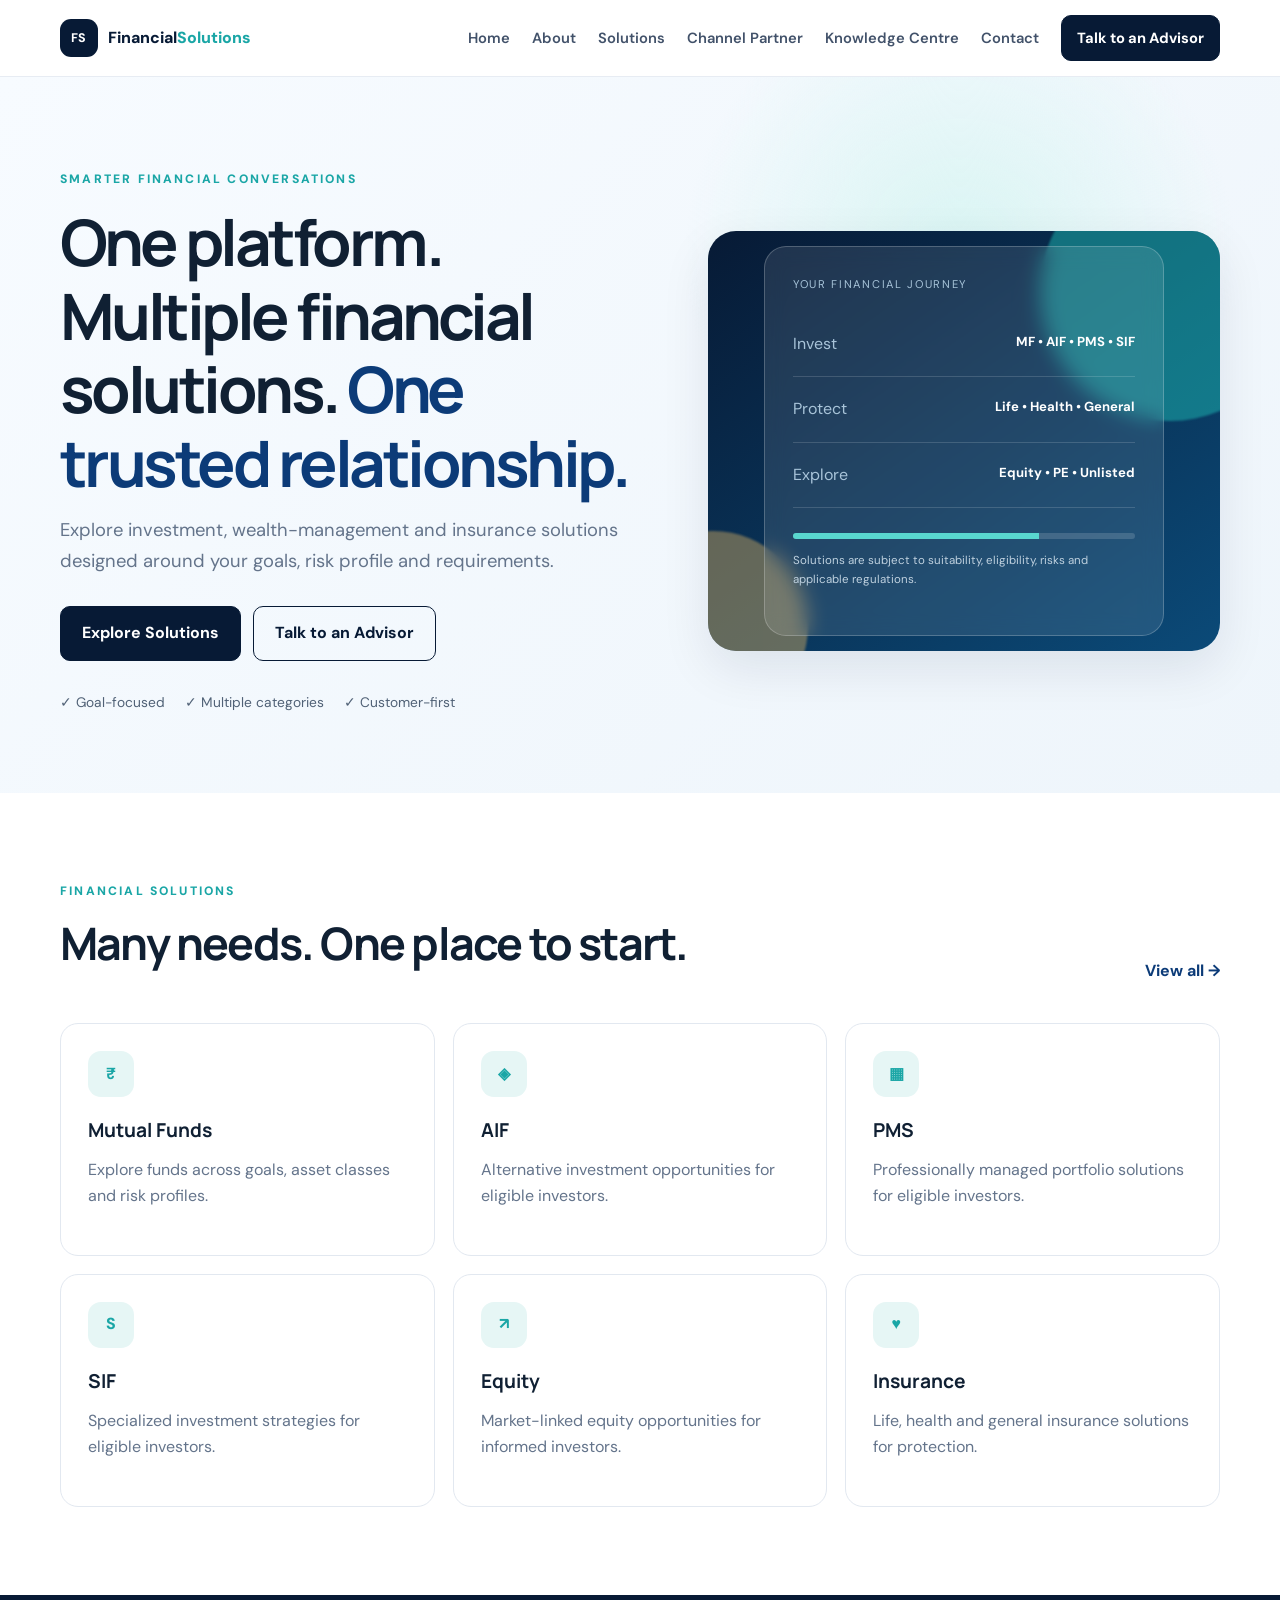
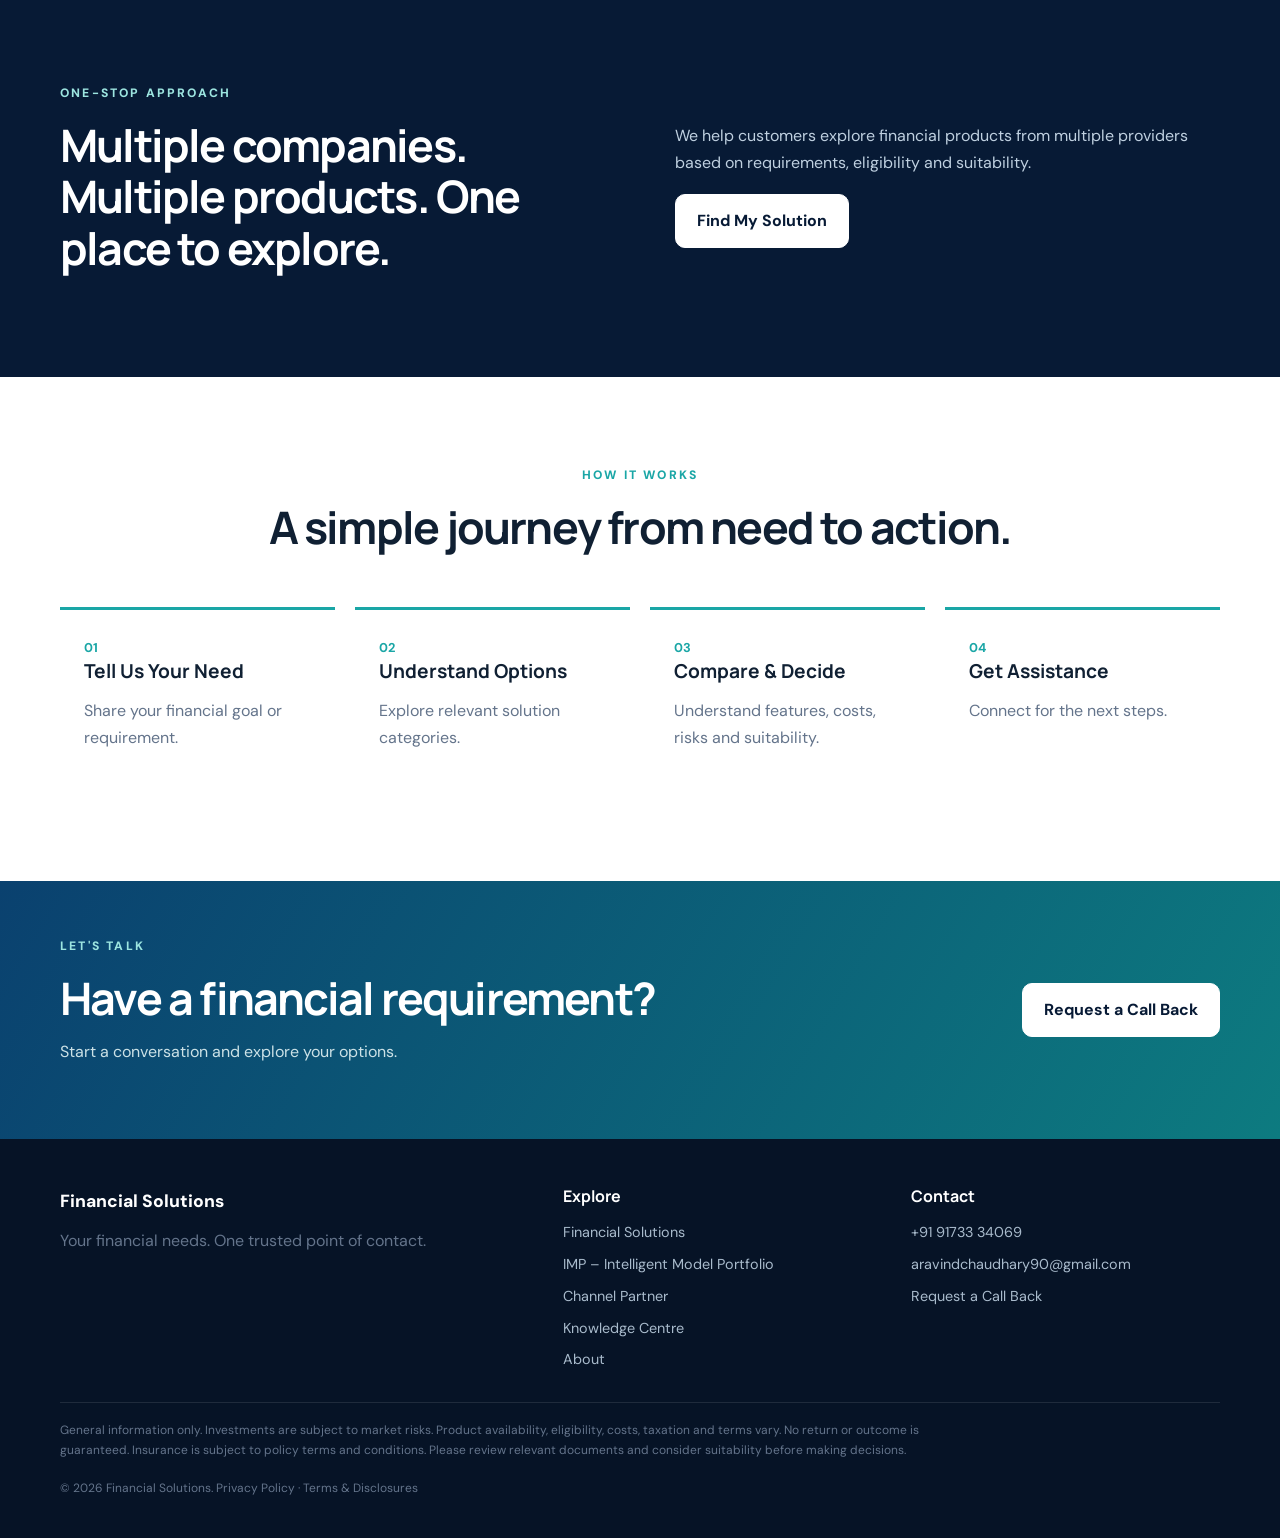
<file: index.html>
<!DOCTYPE html>
<html lang="en">
<head>
  <meta charset="UTF-8">
  <meta name="viewport" content="width=device-width, initial-scale=1.0">
  <meta name="description" content="Explore investment, wealth and insurance solutions and connect with Aravind Chaudhary.">
  <meta property="og:title" content="Financial Solutions | Aravind Chaudhary">
  <meta property="og:description" content="One platform for multiple financial solutions.">
  <title>Financial Solutions | Aravind Chaudhary</title>
  <link rel="stylesheet" href="style.css">
</head>
<body>
  <header class="site-header">
    <nav class="nav container">
      <a class="brand" href="index.html"><span class="brand-mark">FS</span><span>Financial<span>Solutions</span></span></a>
      <button class="menu-toggle" aria-label="Open menu">☰</button>
      <div class="nav-links">
        <a href="index.html">Home</a><a href="about.html">About</a>
        <a href="solutions.html">Solutions</a><a href="channel-partner.html">Channel Partner</a>
        <a href="knowledge-centre.html">Knowledge Centre</a><a href="contact.html">Contact</a>
        <a class="btn btn-small" href="contact.html">Talk to an Advisor</a>
      </div>
    </nav>
  </header>

  <main>
    <section class="hero">
      <div class="container hero-grid">
        <div>
          <p class="eyebrow">SMARTER FINANCIAL CONVERSATIONS</p>
          <h1>One platform. Multiple financial solutions. <span>One trusted relationship.</span></h1>
          <p class="hero-text">Explore investment, wealth-management and insurance solutions designed around your goals, risk profile and requirements.</p>
          <div class="actions">
            <a class="btn" href="solutions.html">Explore Solutions</a>
            <a class="btn btn-outline" href="contact.html">Talk to an Advisor</a>
          </div>
          <div class="trust-row"><span>✓ Goal-focused</span><span>✓ Multiple categories</span><span>✓ Customer-first</span></div>
        </div>
        <div class="hero-card">
          <div class="orb orb-one"></div><div class="orb orb-two"></div>
          <div class="dashboard">
            <p class="mini-label">YOUR FINANCIAL JOURNEY</p>
            <div class="dashboard-row"><span>Invest</span><strong>MF • AIF • PMS • SIF</strong></div>
            <div class="dashboard-row"><span>Protect</span><strong>Life • Health • General</strong></div>
            <div class="dashboard-row"><span>Explore</span><strong>Equity • PE • Unlisted</strong></div>
            <div class="progress"><i></i></div>
            <p class="small-note">Solutions are subject to suitability, eligibility, risks and applicable regulations.</p>
          </div>
        </div>
      </div>
    </section>

    <section class="section" id="solutions">
      <div class="container">
        <div class="section-head"><div><p class="eyebrow">FINANCIAL SOLUTIONS</p><h2>Many needs. One place to start.</h2></div><a class="text-link" href="solutions.html">View all →</a></div>
        <div class="card-grid">
          <article class="solution-card"><div class="icon">₹</div><h3>Mutual Funds</h3><p>Explore funds across goals, asset classes and risk profiles.</p></article>
          <article class="solution-card"><div class="icon">◈</div><h3>AIF</h3><p>Alternative investment opportunities for eligible investors.</p></article>
          <article class="solution-card"><div class="icon">▦</div><h3>PMS</h3><p>Professionally managed portfolio solutions for eligible investors.</p></article>
          <article class="solution-card"><div class="icon">S</div><h3>SIF</h3><p>Specialized investment strategies for eligible investors.</p></article>
          <article class="solution-card"><div class="icon">↗</div><h3>Equity</h3><p>Market-linked equity opportunities for informed investors.</p></article>
          <article class="solution-card"><div class="icon">♥</div><h3>Insurance</h3><p>Life, health and general insurance solutions for protection.</p></article>
        </div>
      </div>
    </section>

    <section class="section dark-section">
      <div class="container split">
        <div><p class="eyebrow light">ONE-STOP APPROACH</p><h2>Multiple companies. Multiple products. One place to explore.</h2></div>
        <div><p>We help customers explore financial products from multiple providers based on requirements, eligibility and suitability.</p><a class="btn btn-light" href="contact.html">Find My Solution</a></div>
      </div>
    </section>

    <section class="section">
      <div class="container">
        <div class="section-head centered"><div><p class="eyebrow">HOW IT WORKS</p><h2>A simple journey from need to action.</h2></div></div>
        <div class="steps">
          <div class="step"><b>01</b><h3>Tell Us Your Need</h3><p>Share your financial goal or requirement.</p></div>
          <div class="step"><b>02</b><h3>Understand Options</h3><p>Explore relevant solution categories.</p></div>
          <div class="step"><b>03</b><h3>Compare & Decide</h3><p>Understand features, costs, risks and suitability.</p></div>
          <div class="step"><b>04</b><h3>Get Assistance</h3><p>Connect for the next steps.</p></div>
        </div>
      </div>
    </section>

    <section class="cta-section"><div class="container cta"><div><p class="eyebrow light">LET'S TALK</p><h2>Have a financial requirement?</h2><p>Start a conversation and explore your options.</p></div><a class="btn btn-light" href="contact.html">Request a Call Back</a></div></section>
  </main>
  <footer id="footer"></footer>
  <script src="script.js"></script>
</body>
</html>
</file>
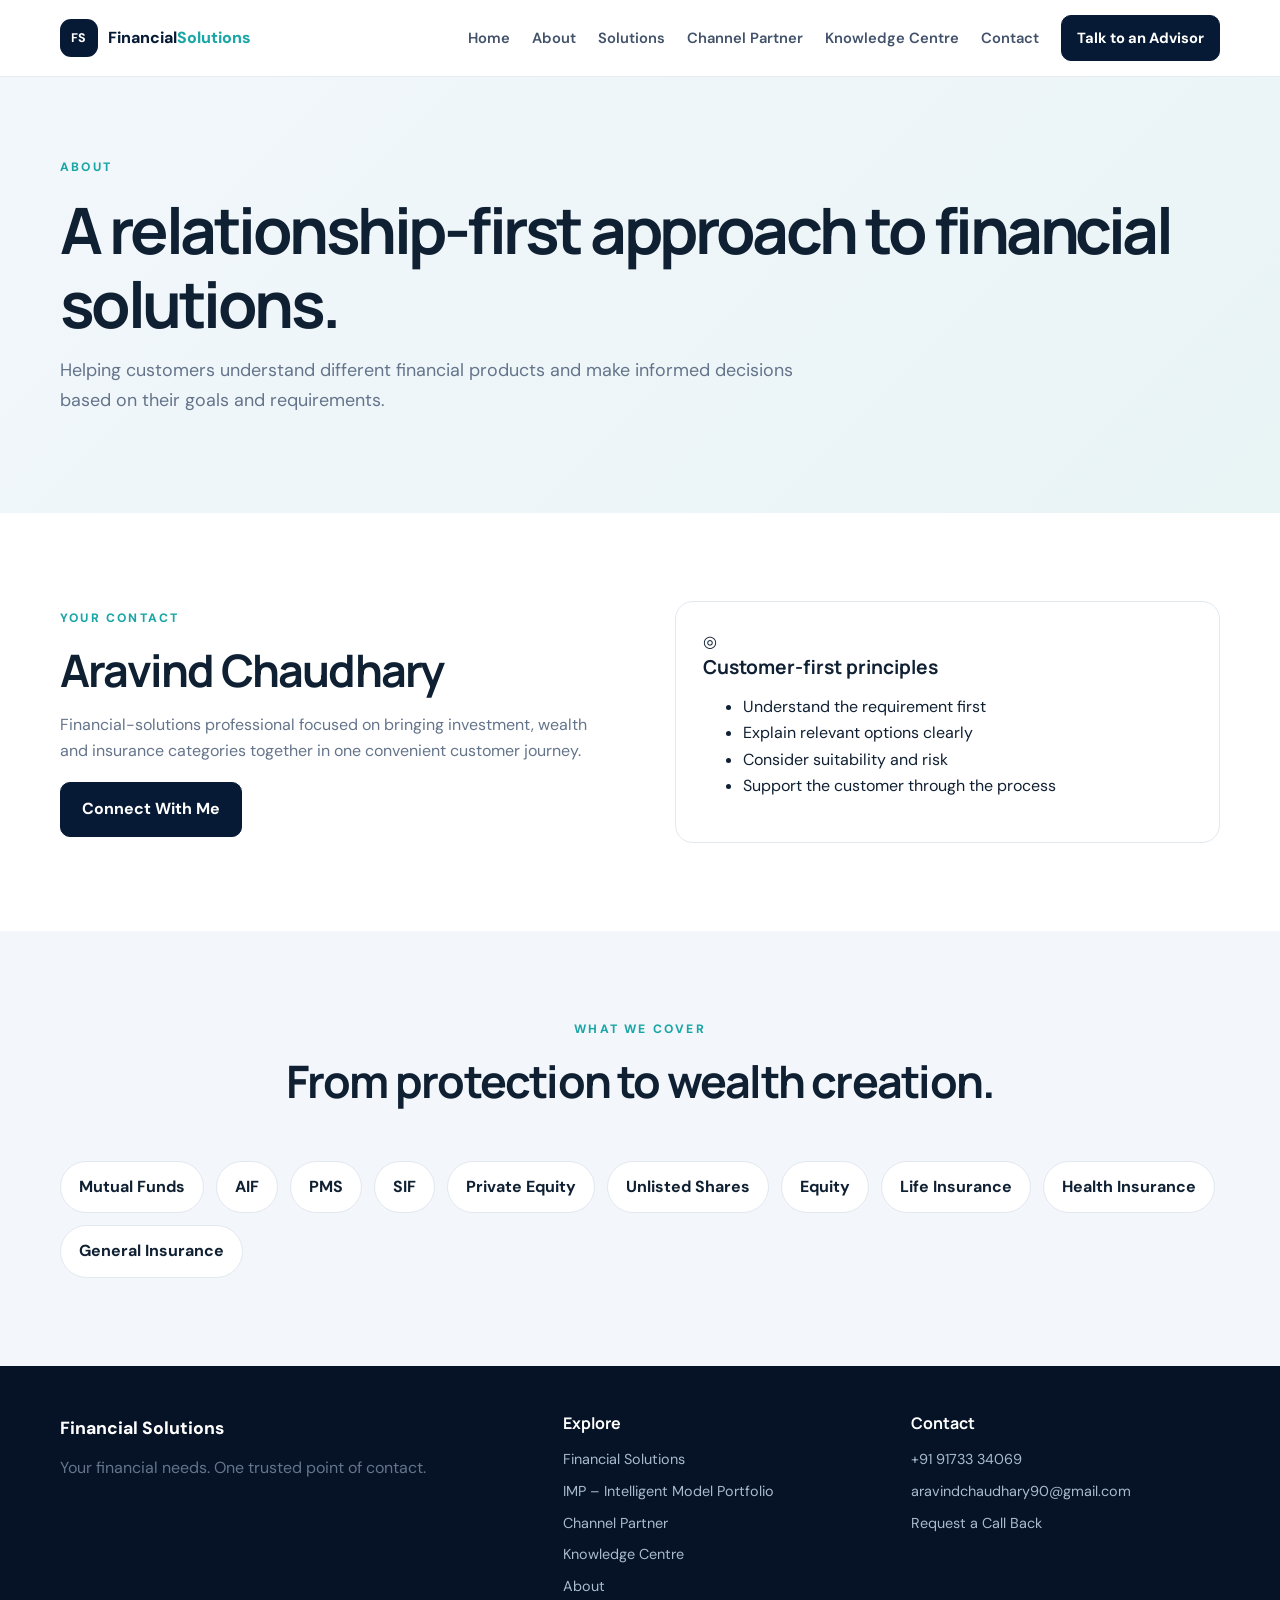
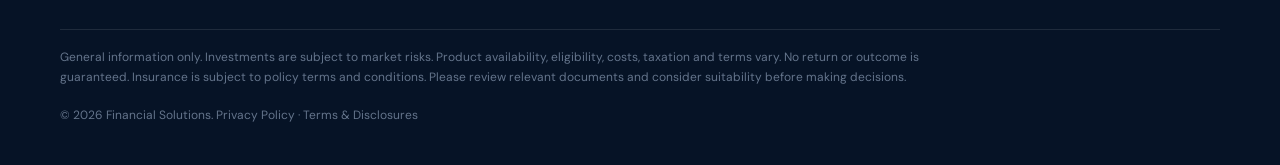
<file: about.html>
<!DOCTYPE html>
<html lang="en"><head><meta charset="UTF-8"><meta name="viewport" content="width=device-width, initial-scale=1.0"><meta name="description" content="About Aravind Chaudhary and the financial solutions approach."><title>About | Financial Solutions</title><link rel="stylesheet" href="style.css"></head>
<body><header class="site-header"><nav class="nav container"><a class="brand" href="index.html"><span class="brand-mark">FS</span><span>Financial<span>Solutions</span></span></a><button class="menu-toggle">☰</button><div class="nav-links"><a href="index.html">Home</a><a class="active" href="about.html">About</a><a href="solutions.html">Solutions</a><a href="channel-partner.html">Channel Partner</a><a href="knowledge-centre.html">Knowledge Centre</a><a href="contact.html">Contact</a><a class="btn btn-small" href="contact.html">Talk to an Advisor</a></div></nav></header>
<main><section class="page-hero"><div class="container"><p class="eyebrow">ABOUT</p><h1>A relationship-first approach to financial solutions.</h1><p>Helping customers understand different financial products and make informed decisions based on their goals and requirements.</p></div></section>
<section class="section"><div class="container split"><div><p class="eyebrow">YOUR CONTACT</p><h2>Aravind Chaudhary</h2><p>Financial-solutions professional focused on bringing investment, wealth and insurance categories together in one convenient customer journey.</p><a class="btn" href="contact.html">Connect With Me</a></div><div class="info-card"><div class="big-icon">◎</div><h3>Customer-first principles</h3><ul class="check-list"><li>Understand the requirement first</li><li>Explain relevant options clearly</li><li>Consider suitability and risk</li><li>Support the customer through the process</li></ul></div></div></section>
<section class="section soft"><div class="container"><div class="section-head centered"><div><p class="eyebrow">WHAT WE COVER</p><h2>From protection to wealth creation.</h2></div></div><div class="pill-list"><span>Mutual Funds</span><span>AIF</span><span>PMS</span><span>SIF</span><span>Private Equity</span><span>Unlisted Shares</span><span>Equity</span><span>Life Insurance</span><span>Health Insurance</span><span>General Insurance</span></div></div></section></main><footer id="footer"></footer><script src="script.js"></script></body></html>
</file>
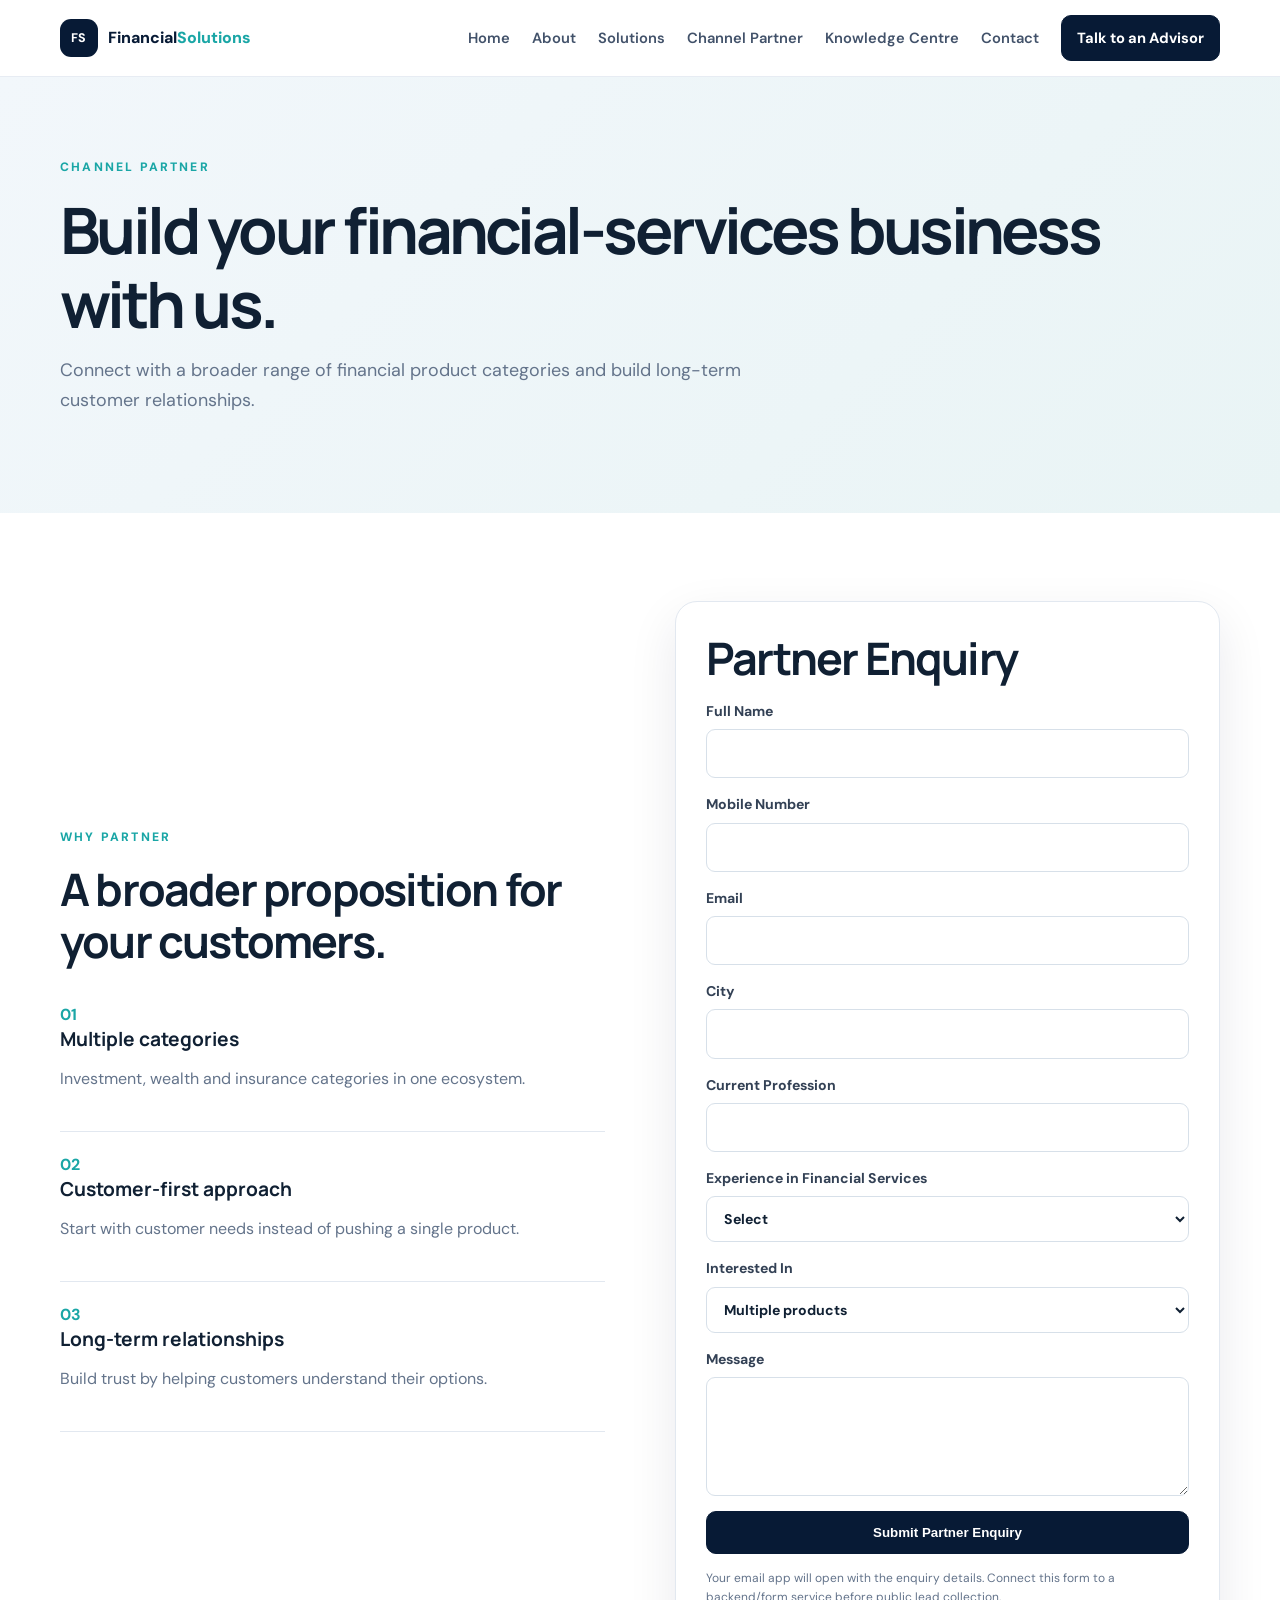
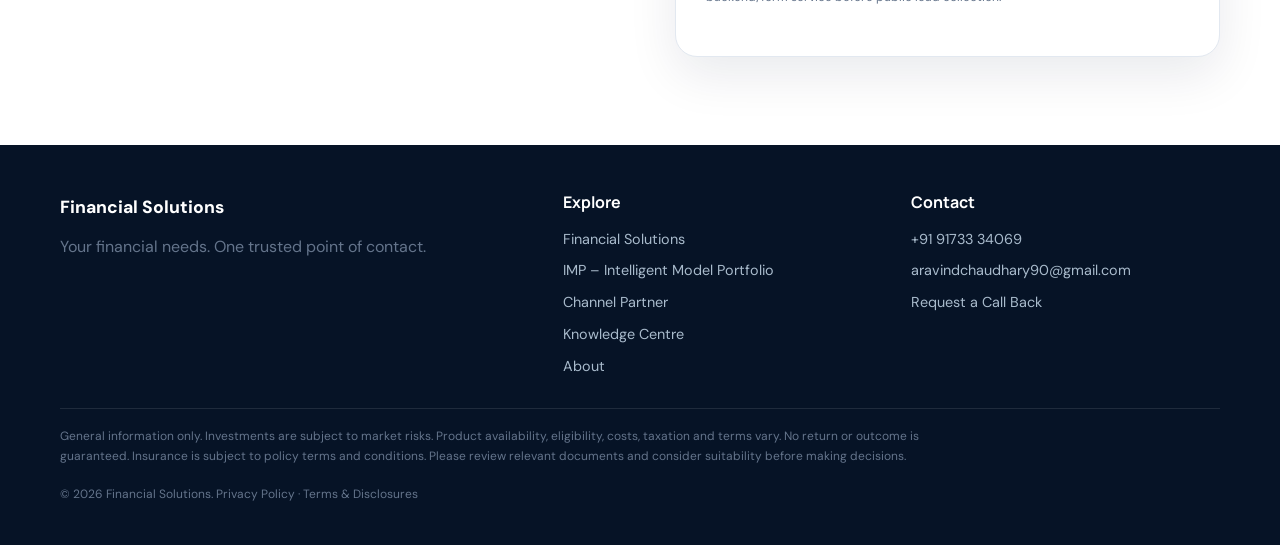
<file: channel-partner.html>
<!DOCTYPE html>
<html lang="en"><head><meta charset="UTF-8"><meta name="viewport" content="width=device-width, initial-scale=1.0"><meta name="description" content="Become a channel partner in financial services."><title>Channel Partner | Financial Solutions</title><link rel="stylesheet" href="style.css"></head>
<body><header class="site-header"><nav class="nav container"><a class="brand" href="index.html"><span class="brand-mark">FS</span><span>Financial<span>Solutions</span></span></a><button class="menu-toggle">☰</button><div class="nav-links"><a href="index.html">Home</a><a href="about.html">About</a><a href="solutions.html">Solutions</a><a class="active" href="channel-partner.html">Channel Partner</a><a href="knowledge-centre.html">Knowledge Centre</a><a href="contact.html">Contact</a><a class="btn btn-small" href="contact.html">Talk to an Advisor</a></div></nav></header>
<main><section class="page-hero"><div class="container"><p class="eyebrow">CHANNEL PARTNER</p><h1>Build your financial-services business with us.</h1><p>Connect with a broader range of financial product categories and build long-term customer relationships.</p></div></section>
<section class="section"><div class="container split"><div><p class="eyebrow">WHY PARTNER</p><h2>A broader proposition for your customers.</h2><div class="benefits"><div><b>01</b><h3>Multiple categories</h3><p>Investment, wealth and insurance categories in one ecosystem.</p></div><div><b>02</b><h3>Customer-first approach</h3><p>Start with customer needs instead of pushing a single product.</p></div><div><b>03</b><h3>Long-term relationships</h3><p>Build trust by helping customers understand their options.</p></div></div></div>
<div class="form-card"><h2>Partner Enquiry</h2><form data-form="partner"><label>Full Name<input name="name" required></label><label>Mobile Number<input name="mobile" type="tel" required></label><label>Email<input name="email" type="email" required></label><label>City<input name="city" required></label><label>Current Profession<input name="profession"></label><label>Experience in Financial Services<select name="experience"><option value="">Select</option><option>New to financial services</option><option>Less than 2 years</option><option>2–5 years</option><option>5+ years</option></select></label><label>Interested In<select name="interest"><option>Multiple products</option><option>Investments</option><option>Insurance</option><option>Wealth management</option></select></label><label>Message<textarea name="message" rows="4"></textarea></label><button class="btn" type="submit">Submit Partner Enquiry</button><p class="form-note">Your email app will open with the enquiry details. Connect this form to a backend/form service before public lead collection.</p></form></div></div></section></main><footer id="footer"></footer><script src="script.js"></script></body></html>
</file>
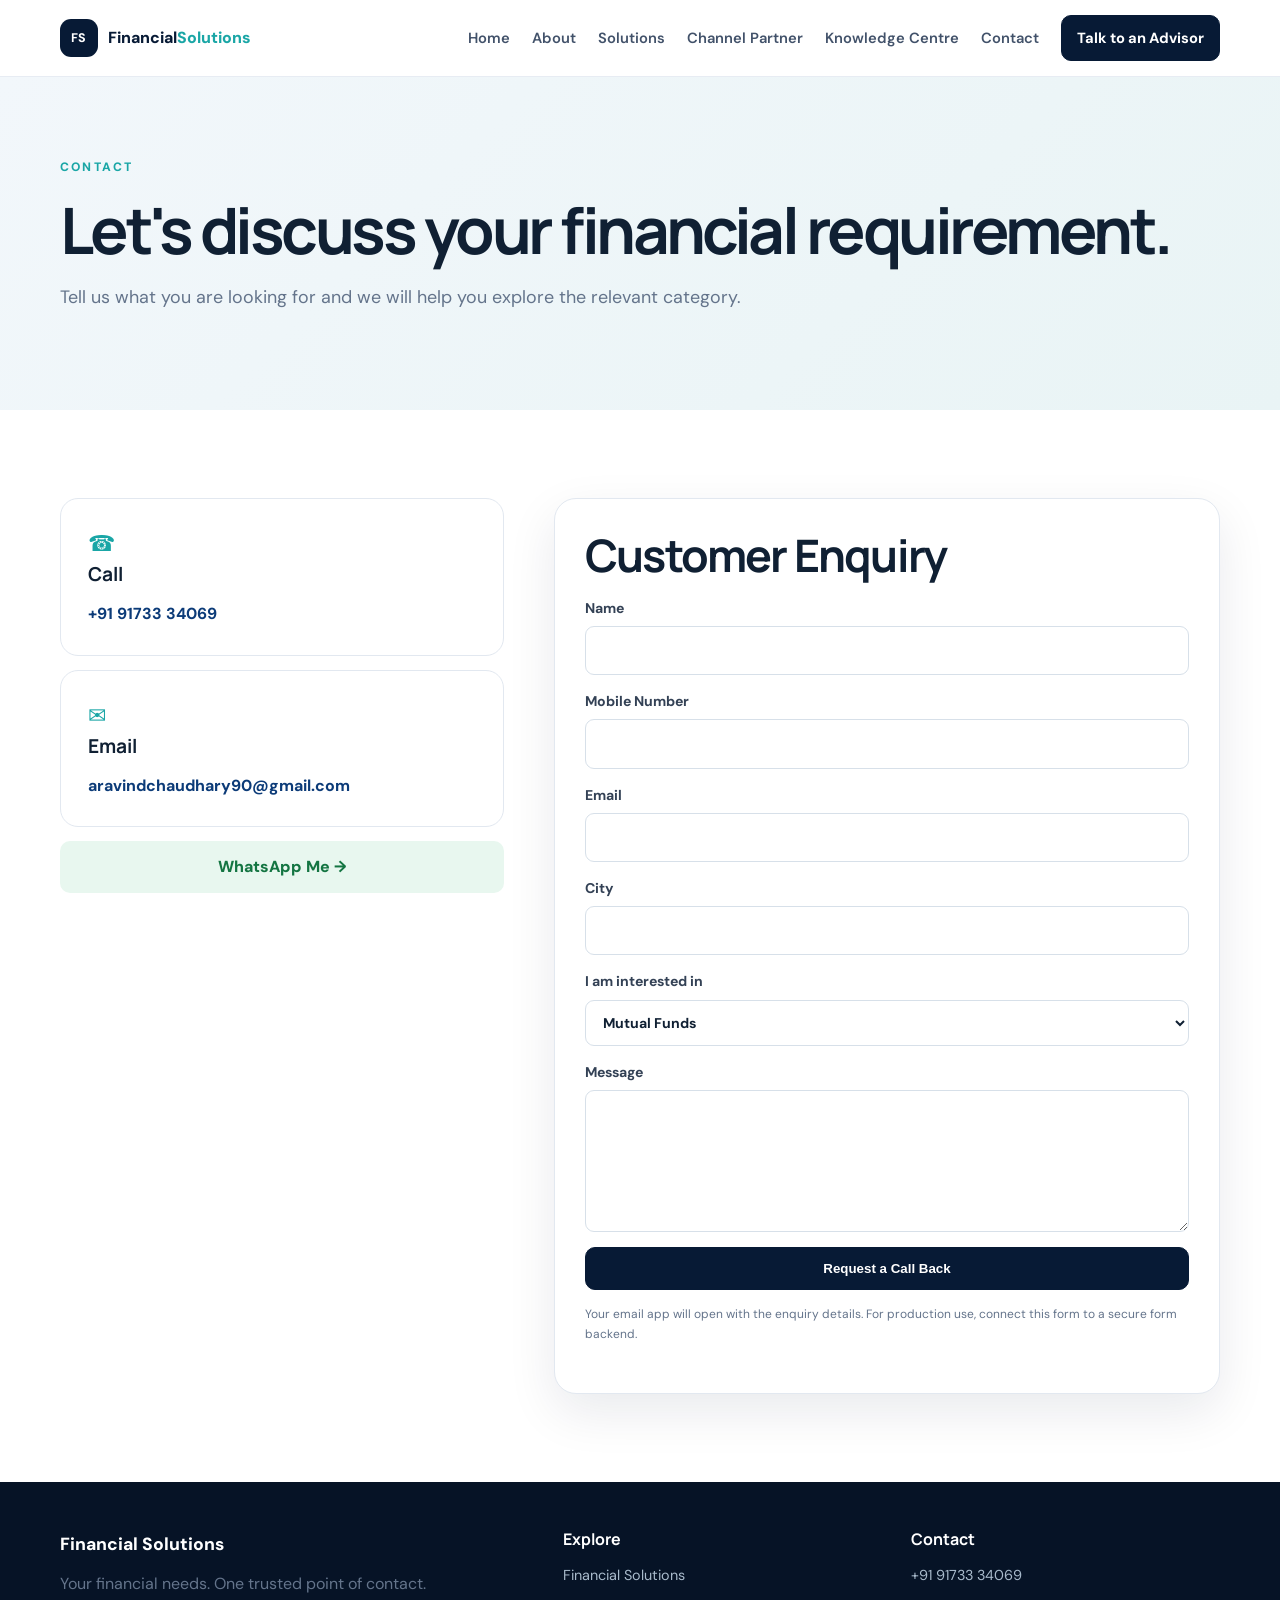
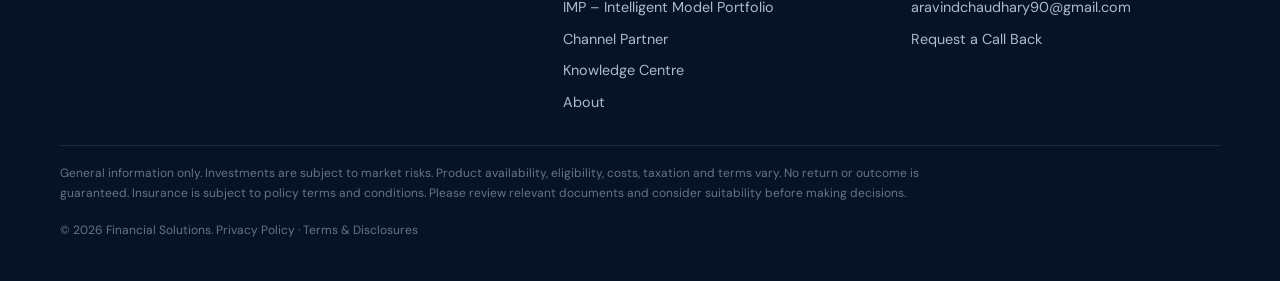
<file: contact.html>
<!DOCTYPE html>
<html lang="en"><head><meta charset="UTF-8"><meta name="viewport" content="width=device-width, initial-scale=1.0"><meta name="description" content="Contact Aravind Chaudhary for financial solutions."><title>Contact | Financial Solutions</title><link rel="stylesheet" href="style.css"></head>
<body><header class="site-header"><nav class="nav container"><a class="brand" href="index.html"><span class="brand-mark">FS</span><span>Financial<span>Solutions</span></span></a><button class="menu-toggle">☰</button><div class="nav-links"><a href="index.html">Home</a><a href="about.html">About</a><a href="solutions.html">Solutions</a><a href="channel-partner.html">Channel Partner</a><a href="knowledge-centre.html">Knowledge Centre</a><a class="active" href="contact.html">Contact</a><a class="btn btn-small" href="contact.html">Talk to an Advisor</a></div></nav></header>
<main><section class="page-hero"><div class="container"><p class="eyebrow">CONTACT</p><h1>Let's discuss your financial requirement.</h1><p>Tell us what you are looking for and we will help you explore the relevant category.</p></div></section>
<section class="section"><div class="container contact-grid"><div><div class="contact-card"><span class="contact-icon">☎</span><h3>Call</h3><a href="tel:+919173334069">+91 91733 34069</a></div><div class="contact-card"><span class="contact-icon">✉</span><h3>Email</h3><a href="mailto:aravindchaudhary90@gmail.com">aravindchaudhary90@gmail.com</a></div><a class="whatsapp" href="https://wa.me/9173334069" target="_blank" rel="noopener">WhatsApp Me →</a></div>
<div class="form-card"><h2>Customer Enquiry</h2><form data-form="customer"><label>Name<input name="name" required></label><label>Mobile Number<input name="mobile" type="tel" required></label><label>Email<input name="email" type="email"></label><label>City<input name="city"></label><label>I am interested in<select name="interest"><option>Mutual Funds</option><option>AIF</option><option>PMS</option><option>SIF</option><option>Private Equity</option><option>Unlisted Shares</option><option>Equity</option><option>Life Insurance</option><option>Health Insurance</option><option>General Insurance</option><option>Multiple solutions</option></select></label><label>Message<textarea name="message" rows="5"></textarea></label><button class="btn" type="submit">Request a Call Back</button><p class="form-note">Your email app will open with the enquiry details. For production use, connect this form to a secure form backend.</p></form></div></div></section></main><footer id="footer"></footer><script src="script.js"></script></body></html>
</file>
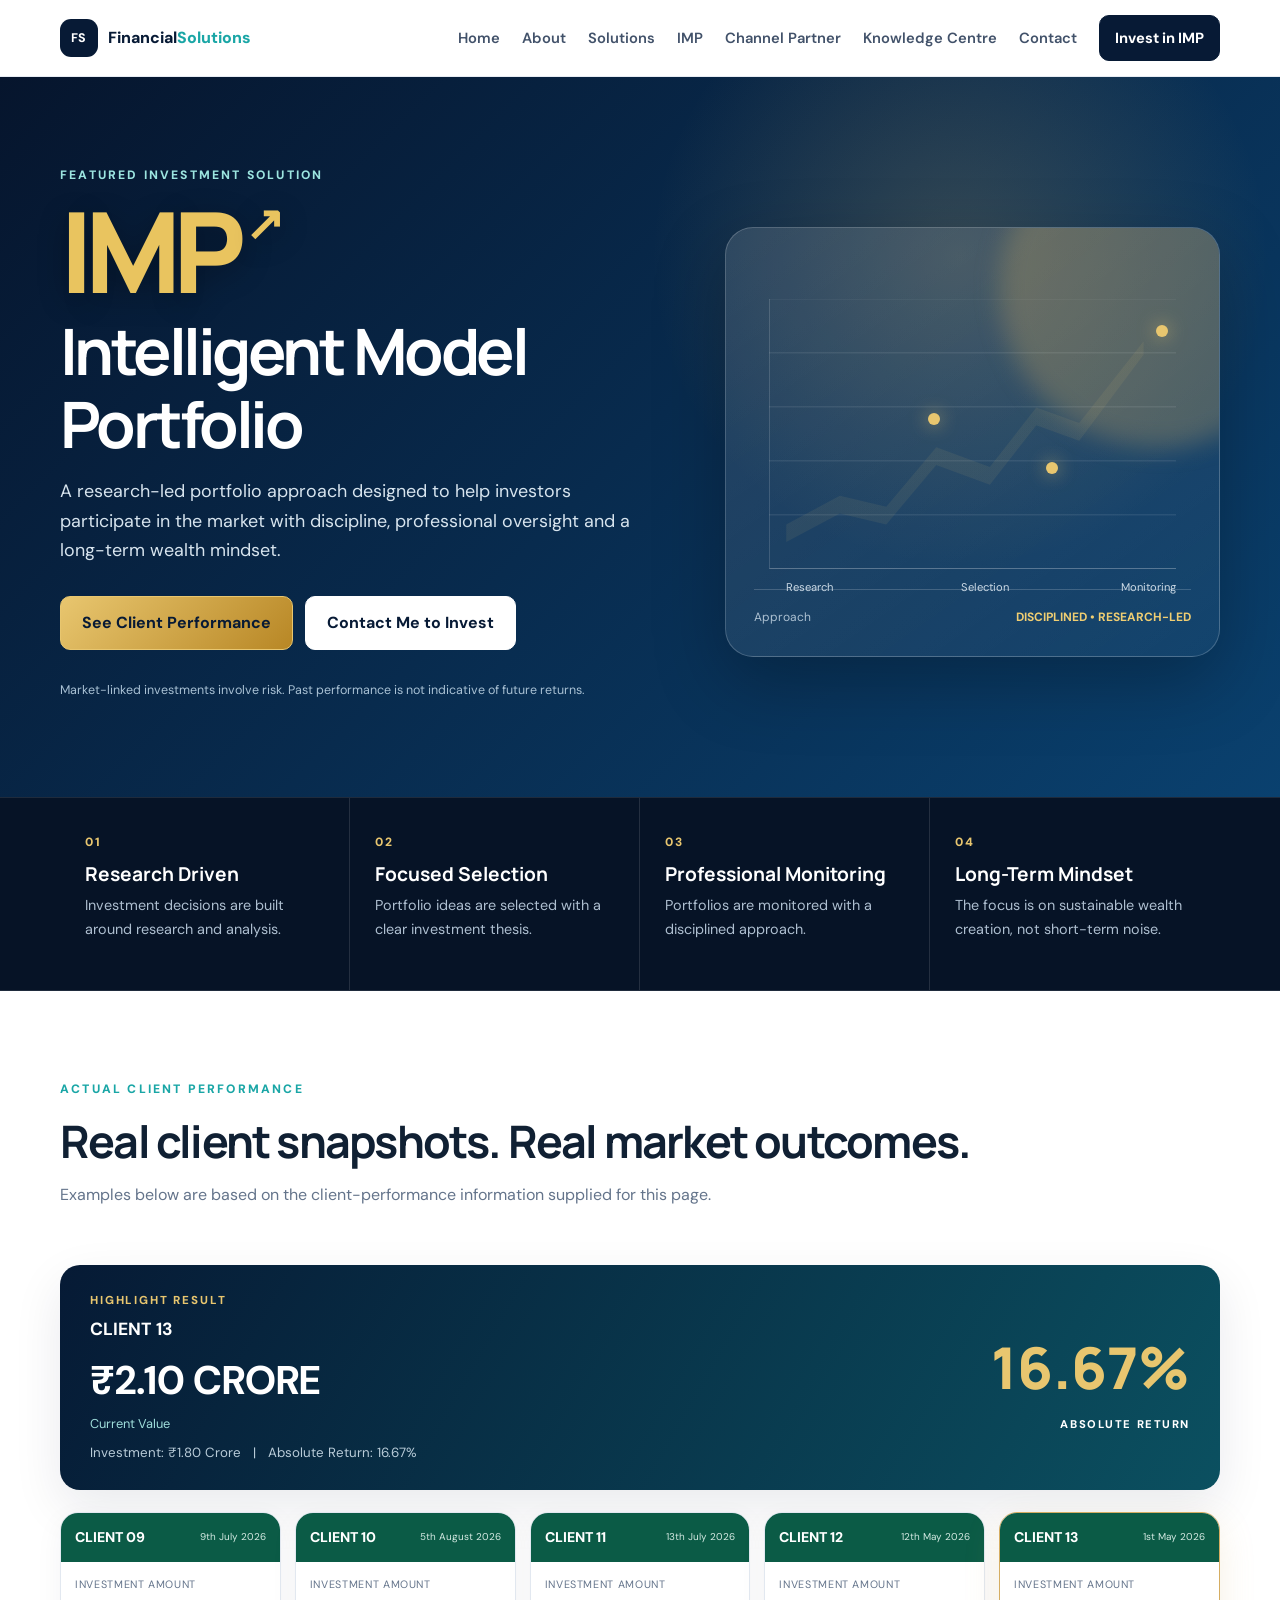
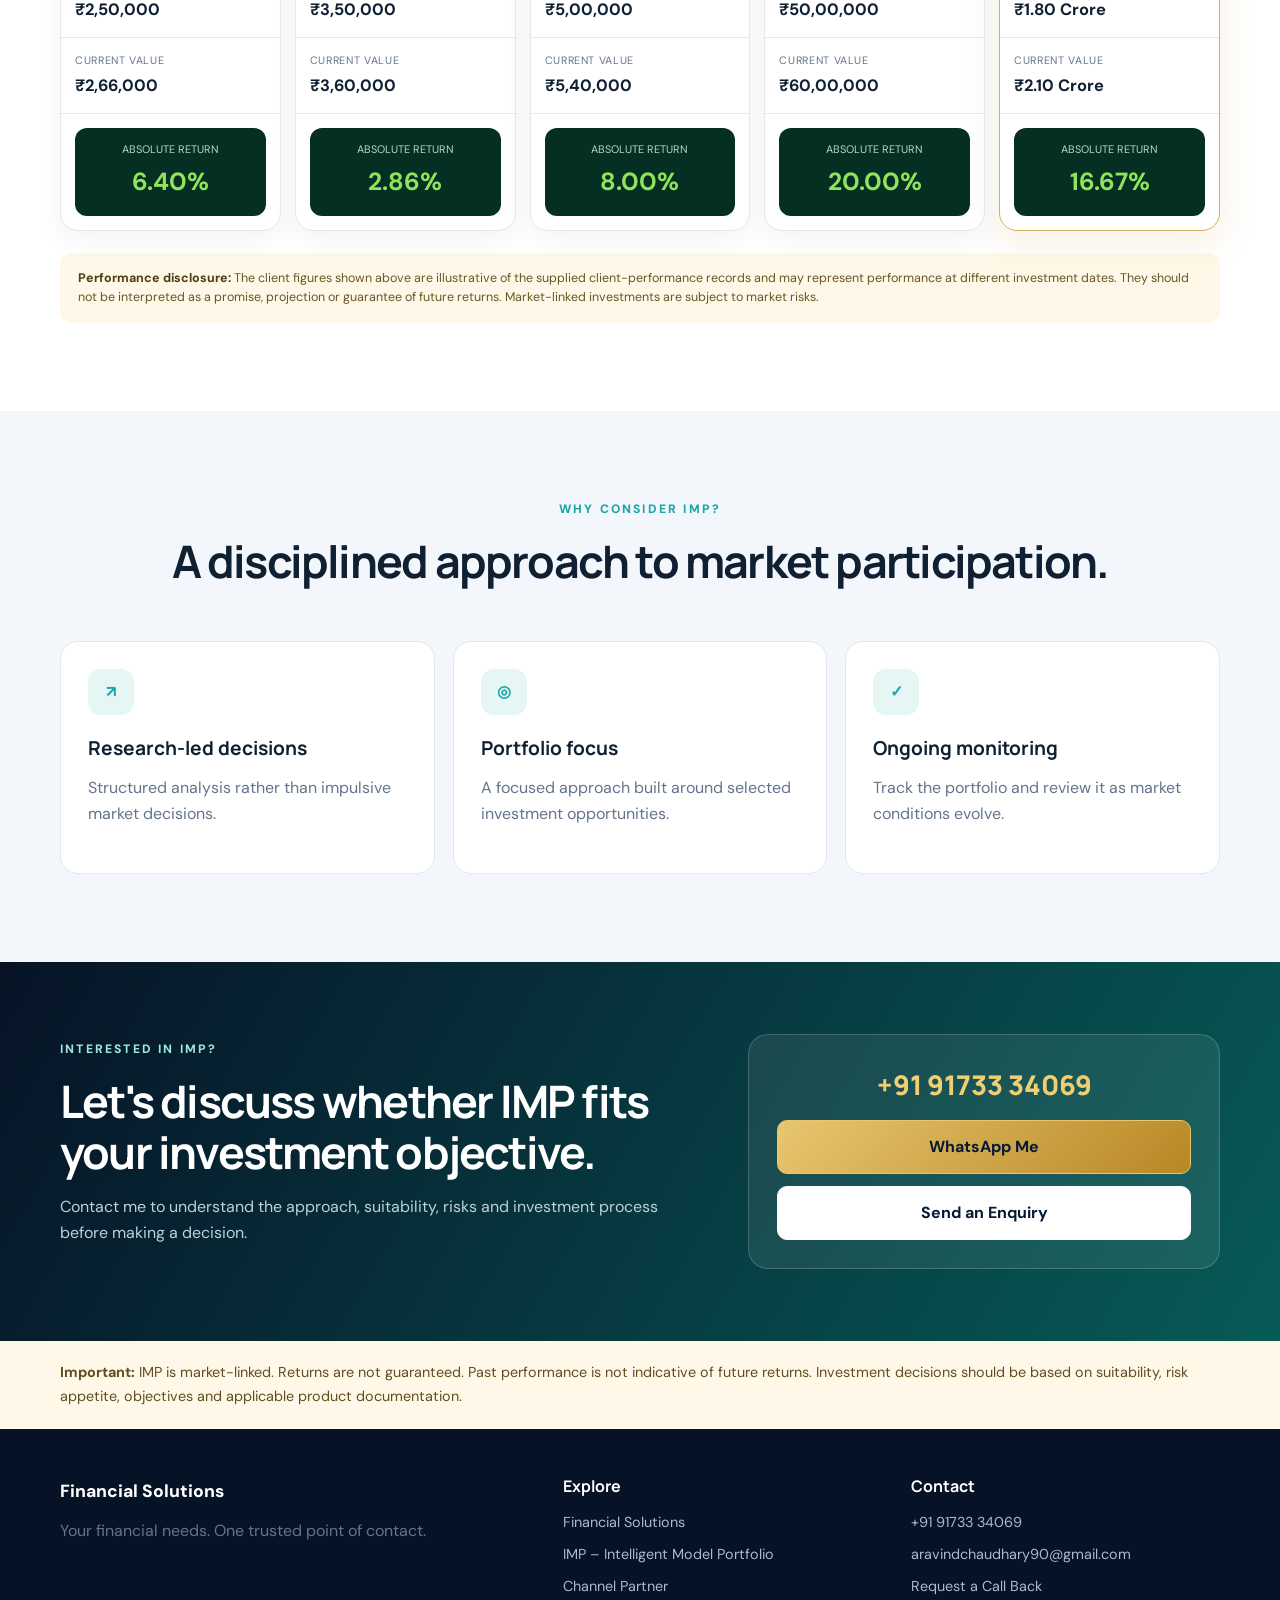
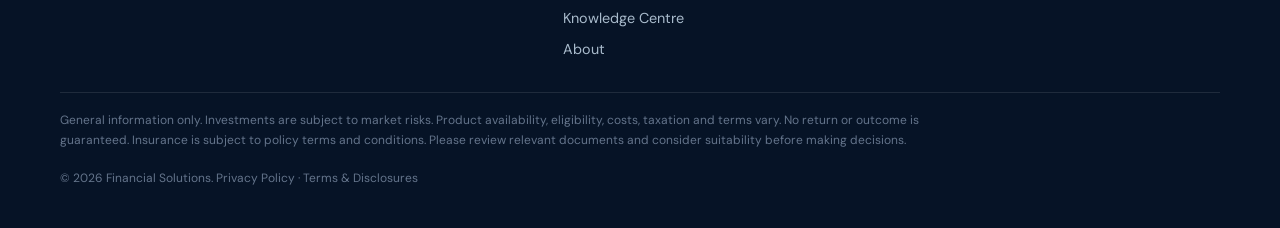
<file: imp.html>
<!DOCTYPE html>
<html lang="en">
<head>
  <meta charset="UTF-8">
  <meta name="viewport" content="width=device-width, initial-scale=1.0">
  <meta name="description" content="IMP - Intelligent Model Portfolio. Explore actual client performance snapshots and connect to know more.">
  <meta property="og:title" content="IMP | Intelligent Model Portfolio">
  <meta property="og:description" content="Research-led portfolio approach with actual client performance snapshots.">
  <title>IMP | Intelligent Model Portfolio</title>
  <link rel="stylesheet" href="style.css">
</head>
<body>
<header class="site-header">
  <nav class="nav container">
    <a class="brand" href="index.html"><span class="brand-mark">FS</span><span>Financial<span>Solutions</span></span></a>
    <button class="menu-toggle" aria-label="Open menu">☰</button>
    <div class="nav-links">
      <a href="index.html">Home</a><a href="about.html">About</a>
      <a href="solutions.html">Solutions</a><a class="active" href="imp.html">IMP</a>
      <a href="channel-partner.html">Channel Partner</a>
      <a href="knowledge-centre.html">Knowledge Centre</a><a href="contact.html">Contact</a>
      <a class="btn btn-small" href="#imp-enquiry">Invest in IMP</a>
    </div>
  </nav>
</header>

<main>
  <section class="imp-hero">
    <div class="container imp-hero-grid">
      <div>
        <p class="eyebrow light">FEATURED INVESTMENT SOLUTION</p>
        <div class="imp-logo-text">IMP<span>↗</span></div>
        <h1>Intelligent Model Portfolio</h1>
        <p class="imp-lead">A research-led portfolio approach designed to help investors participate in the market with discipline, professional oversight and a long-term wealth mindset.</p>
        <div class="actions">
          <a class="btn btn-gold" href="#imp-performance">See Client Performance</a>
          <a class="btn btn-light" href="#imp-enquiry">Contact Me to Invest</a>
        </div>
        <p class="imp-mini-note">Market-linked investments involve risk. Past performance is not indicative of future returns.</p>
      </div>
      <div class="imp-hero-card">
        <div class="imp-glow"></div>
        <div class="imp-chart">
          <div class="chart-line"></div>
          <div class="chart-dot d1"></div><div class="chart-dot d2"></div><div class="chart-dot d3"></div>
          <span class="chart-label l1">Research</span>
          <span class="chart-label l2">Selection</span>
          <span class="chart-label l3">Monitoring</span>
        </div>
        <div class="imp-hero-stat"><span>Approach</span><strong>DISCIPLINED • RESEARCH-LED</strong></div>
      </div>
    </div>
  </section>

  <section class="imp-principles">
    <div class="container imp-principle-grid">
      <div><span>01</span><h3>Research Driven</h3><p>Investment decisions are built around research and analysis.</p></div>
      <div><span>02</span><h3>Focused Selection</h3><p>Portfolio ideas are selected with a clear investment thesis.</p></div>
      <div><span>03</span><h3>Professional Monitoring</h3><p>Portfolios are monitored with a disciplined approach.</p></div>
      <div><span>04</span><h3>Long-Term Mindset</h3><p>The focus is on sustainable wealth creation, not short-term noise.</p></div>
    </div>
  </section>

  <section class="section" id="imp-performance">
    <div class="container">
      <div class="section-head">
        <div><p class="eyebrow">ACTUAL CLIENT PERFORMANCE</p><h2>Real client snapshots. Real market outcomes.</h2><p>Examples below are based on the client-performance information supplied for this page.</p></div>
      </div>

      <div class="imp-highlight">
        <div><span>HIGHLIGHT RESULT</span><strong>CLIENT 13</strong><b>₹2.10 CRORE</b><em>Current Value</em><small>Investment: ₹1.80 Crore &nbsp; | &nbsp; Absolute Return: 16.67%</small></div>
        <div class="imp-highlight-badge">16.67%<span>ABSOLUTE RETURN</span></div>
      </div>

      <div class="imp-client-grid">
        <article class="imp-client-card">
          <div class="client-top"><span>CLIENT 09</span><small>9th July 2026</small></div>
          <div class="client-row"><span>Investment Amount</span><strong>₹2,50,000</strong></div>
          <div class="client-row"><span>Current Value</span><strong>₹2,66,000</strong></div>
          <div class="return-box"><span>Absolute Return</span><strong>6.40%</strong></div>
        </article>
        <article class="imp-client-card">
          <div class="client-top"><span>CLIENT 10</span><small>5th August 2026</small></div>
          <div class="client-row"><span>Investment Amount</span><strong>₹3,50,000</strong></div>
          <div class="client-row"><span>Current Value</span><strong>₹3,60,000</strong></div>
          <div class="return-box"><span>Absolute Return</span><strong>2.86%</strong></div>
        </article>
        <article class="imp-client-card">
          <div class="client-top"><span>CLIENT 11</span><small>13th July 2026</small></div>
          <div class="client-row"><span>Investment Amount</span><strong>₹5,00,000</strong></div>
          <div class="client-row"><span>Current Value</span><strong>₹5,40,000</strong></div>
          <div class="return-box"><span>Absolute Return</span><strong>8.00%</strong></div>
        </article>
        <article class="imp-client-card">
          <div class="client-top"><span>CLIENT 12</span><small>12th May 2026</small></div>
          <div class="client-row"><span>Investment Amount</span><strong>₹50,00,000</strong></div>
          <div class="client-row"><span>Current Value</span><strong>₹60,00,000</strong></div>
          <div class="return-box"><span>Absolute Return</span><strong>20.00%</strong></div>
        </article>
        <article class="imp-client-card featured">
          <div class="client-top"><span>CLIENT 13</span><small>1st May 2026</small></div>
          <div class="client-row"><span>Investment Amount</span><strong>₹1.80 Crore</strong></div>
          <div class="client-row"><span>Current Value</span><strong>₹2.10 Crore</strong></div>
          <div class="return-box"><span>Absolute Return</span><strong>16.67%</strong></div>
        </article>
      </div>

      <div class="imp-disclosure">
        <strong>Performance disclosure:</strong> The client figures shown above are illustrative of the supplied client-performance records and may represent performance at different investment dates. They should not be interpreted as a promise, projection or guarantee of future returns. Market-linked investments are subject to market risks.
      </div>
    </div>
  </section>

  <section class="section soft">
    <div class="container">
      <div class="section-head centered"><div><p class="eyebrow">WHY CONSIDER IMP?</p><h2>A disciplined approach to market participation.</h2></div></div>
      <div class="card-grid imp-benefit-grid">
        <article class="solution-card"><div class="icon">↗</div><h3>Research-led decisions</h3><p>Structured analysis rather than impulsive market decisions.</p></article>
        <article class="solution-card"><div class="icon">◎</div><h3>Portfolio focus</h3><p>A focused approach built around selected investment opportunities.</p></article>
        <article class="solution-card"><div class="icon">✓</div><h3>Ongoing monitoring</h3><p>Track the portfolio and review it as market conditions evolve.</p></article>
      </div>
    </div>
  </section>

  <section class="imp-cta" id="imp-enquiry">
    <div class="container imp-cta-grid">
      <div>
        <p class="eyebrow light">INTERESTED IN IMP?</p>
        <h2>Let's discuss whether IMP fits your investment objective.</h2>
        <p>Contact me to understand the approach, suitability, risks and investment process before making a decision.</p>
      </div>
      <div class="imp-contact-box">
        <a class="imp-phone" href="tel:+919173334069">+91 91733 34069</a>
        <a class="btn btn-gold" href="https://wa.me/919173334069" target="_blank" rel="noopener">WhatsApp Me</a>
        <a class="btn btn-light" href="contact.html">Send an Enquiry</a>
      </div>
    </div>
  </section>

  <section class="risk-strip">
    <div class="container"><strong>Important:</strong> IMP is market-linked. Returns are not guaranteed. Past performance is not indicative of future returns. Investment decisions should be based on suitability, risk appetite, objectives and applicable product documentation.</div>
  </section>
</main>
<footer id="footer"></footer>
<script src="script.js"></script>
</body>
</html>
</file>
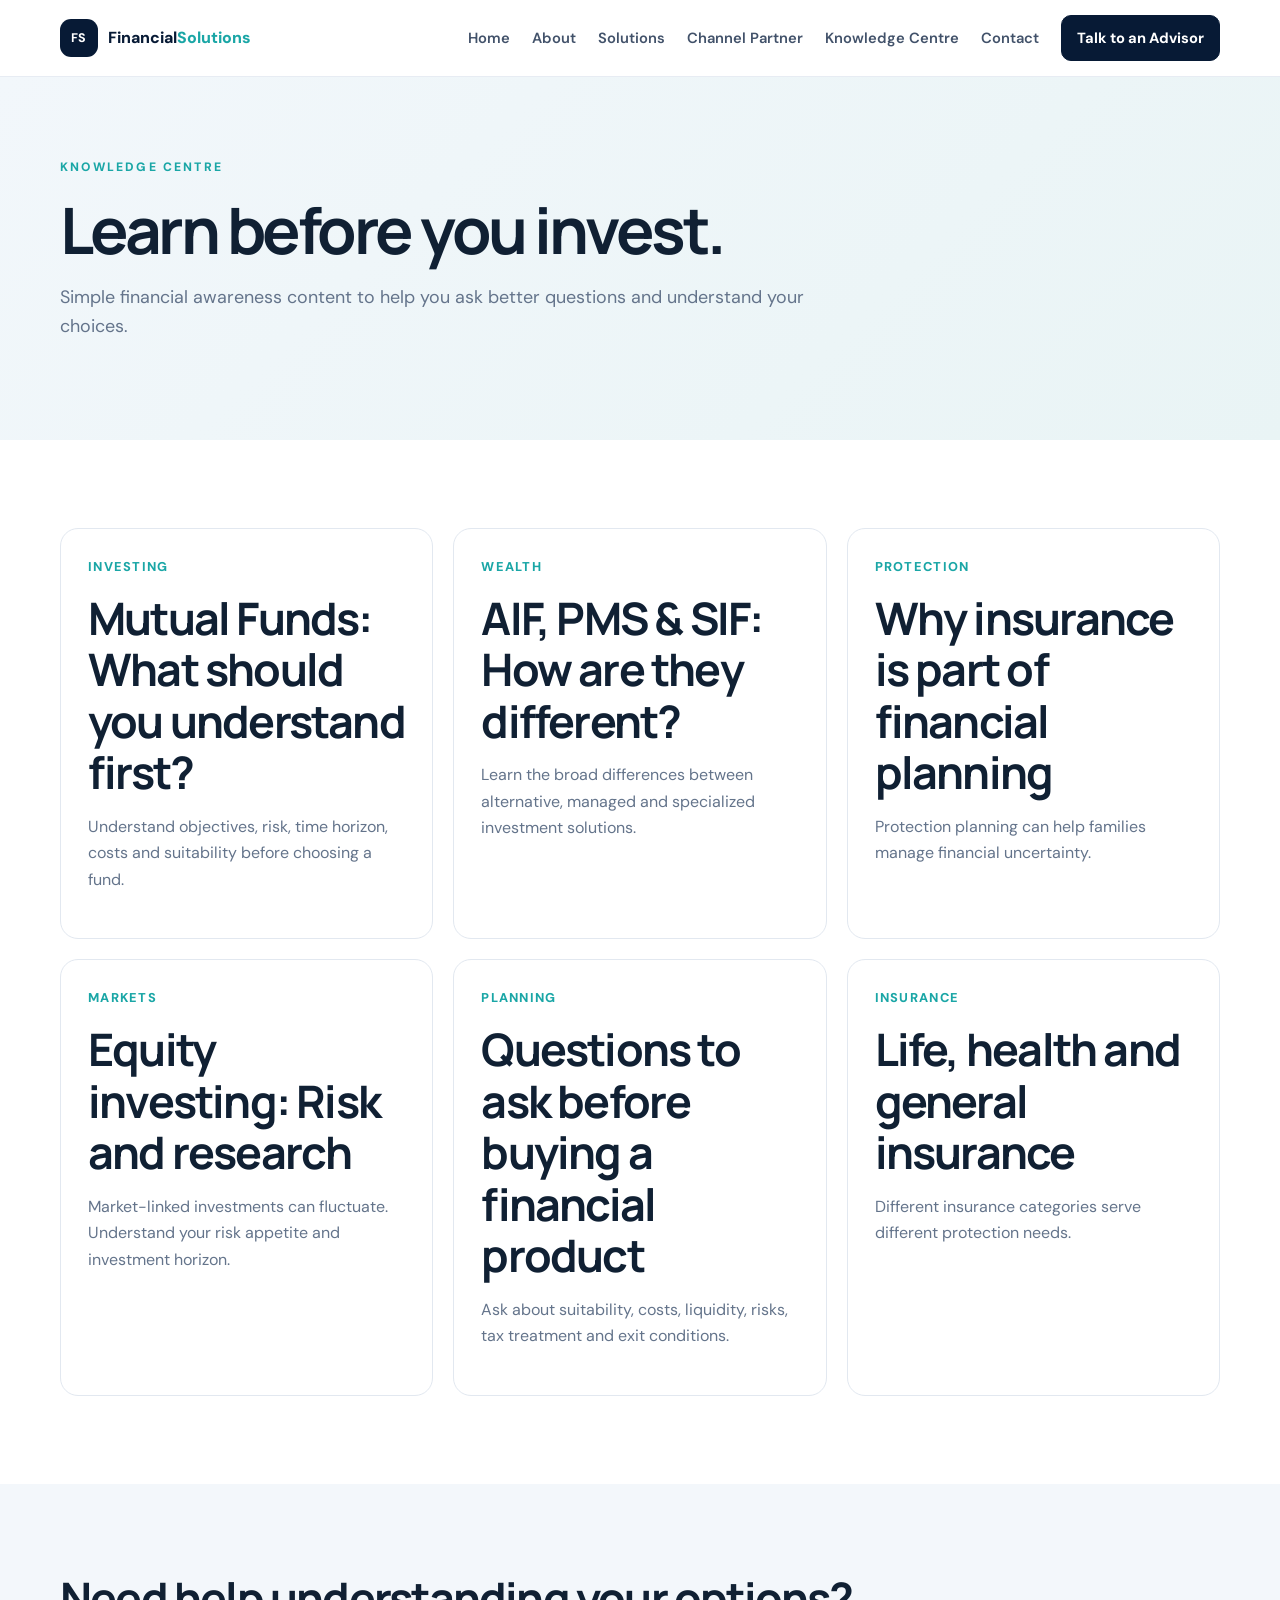
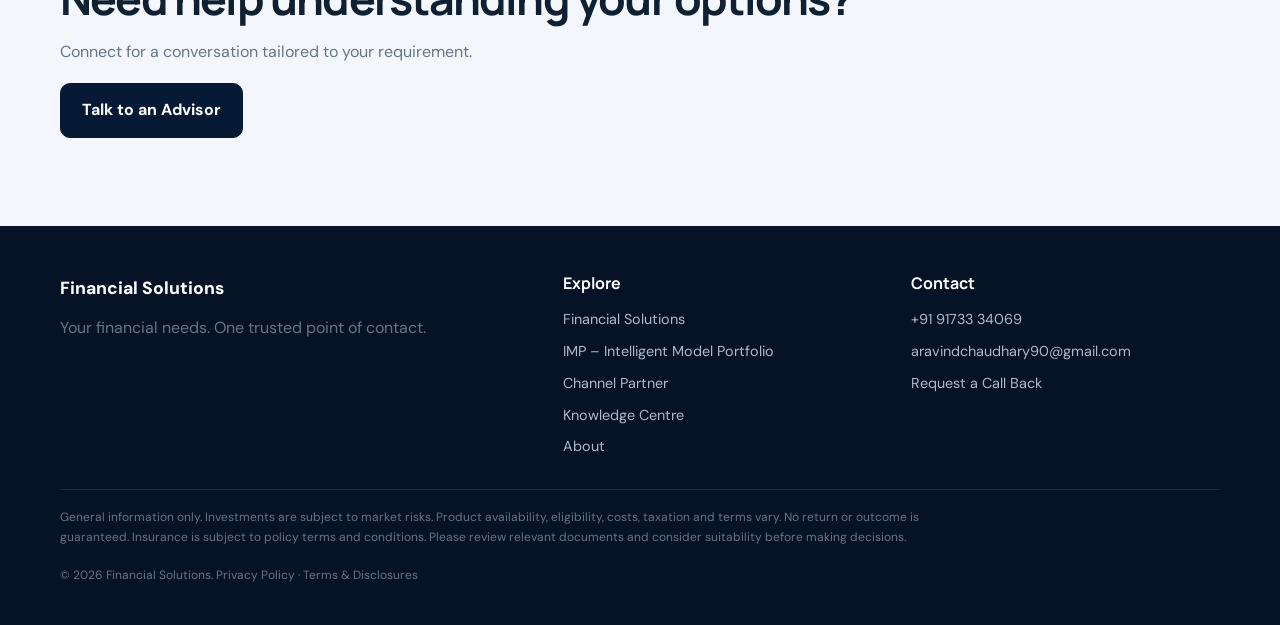
<file: knowledge-centre.html>
<!DOCTYPE html>
<html lang="en"><head><meta charset="UTF-8"><meta name="viewport" content="width=device-width, initial-scale=1.0"><meta name="description" content="Financial education and awareness resources."><title>Knowledge Centre | Financial Awareness</title><link rel="stylesheet" href="style.css"></head>
<body><header class="site-header"><nav class="nav container"><a class="brand" href="index.html"><span class="brand-mark">FS</span><span>Financial<span>Solutions</span></span></a><button class="menu-toggle">☰</button><div class="nav-links"><a href="index.html">Home</a><a href="about.html">About</a><a href="solutions.html">Solutions</a><a href="channel-partner.html">Channel Partner</a><a class="active" href="knowledge-centre.html">Knowledge Centre</a><a href="contact.html">Contact</a><a class="btn btn-small" href="contact.html">Talk to an Advisor</a></div></nav></header>
<main><section class="page-hero"><div class="container"><p class="eyebrow">KNOWLEDGE CENTRE</p><h1>Learn before you invest.</h1><p>Simple financial awareness content to help you ask better questions and understand your choices.</p></div></section>
<section class="section"><div class="container article-grid"><article class="article-card"><span>INVESTING</span><h2>Mutual Funds: What should you understand first?</h2><p>Understand objectives, risk, time horizon, costs and suitability before choosing a fund.</p></article><article class="article-card"><span>WEALTH</span><h2>AIF, PMS & SIF: How are they different?</h2><p>Learn the broad differences between alternative, managed and specialized investment solutions.</p></article><article class="article-card"><span>PROTECTION</span><h2>Why insurance is part of financial planning</h2><p>Protection planning can help families manage financial uncertainty.</p></article><article class="article-card"><span>MARKETS</span><h2>Equity investing: Risk and research</h2><p>Market-linked investments can fluctuate. Understand your risk appetite and investment horizon.</p></article><article class="article-card"><span>PLANNING</span><h2>Questions to ask before buying a financial product</h2><p>Ask about suitability, costs, liquidity, risks, tax treatment and exit conditions.</p></article><article class="article-card"><span>INSURANCE</span><h2>Life, health and general insurance</h2><p>Different insurance categories serve different protection needs.</p></article></div></section>
<section class="section soft"><div class="container"><h2>Need help understanding your options?</h2><p>Connect for a conversation tailored to your requirement.</p><a class="btn" href="contact.html">Talk to an Advisor</a></div></section></main><footer id="footer"></footer><script src="script.js"></script></body></html>
</file>
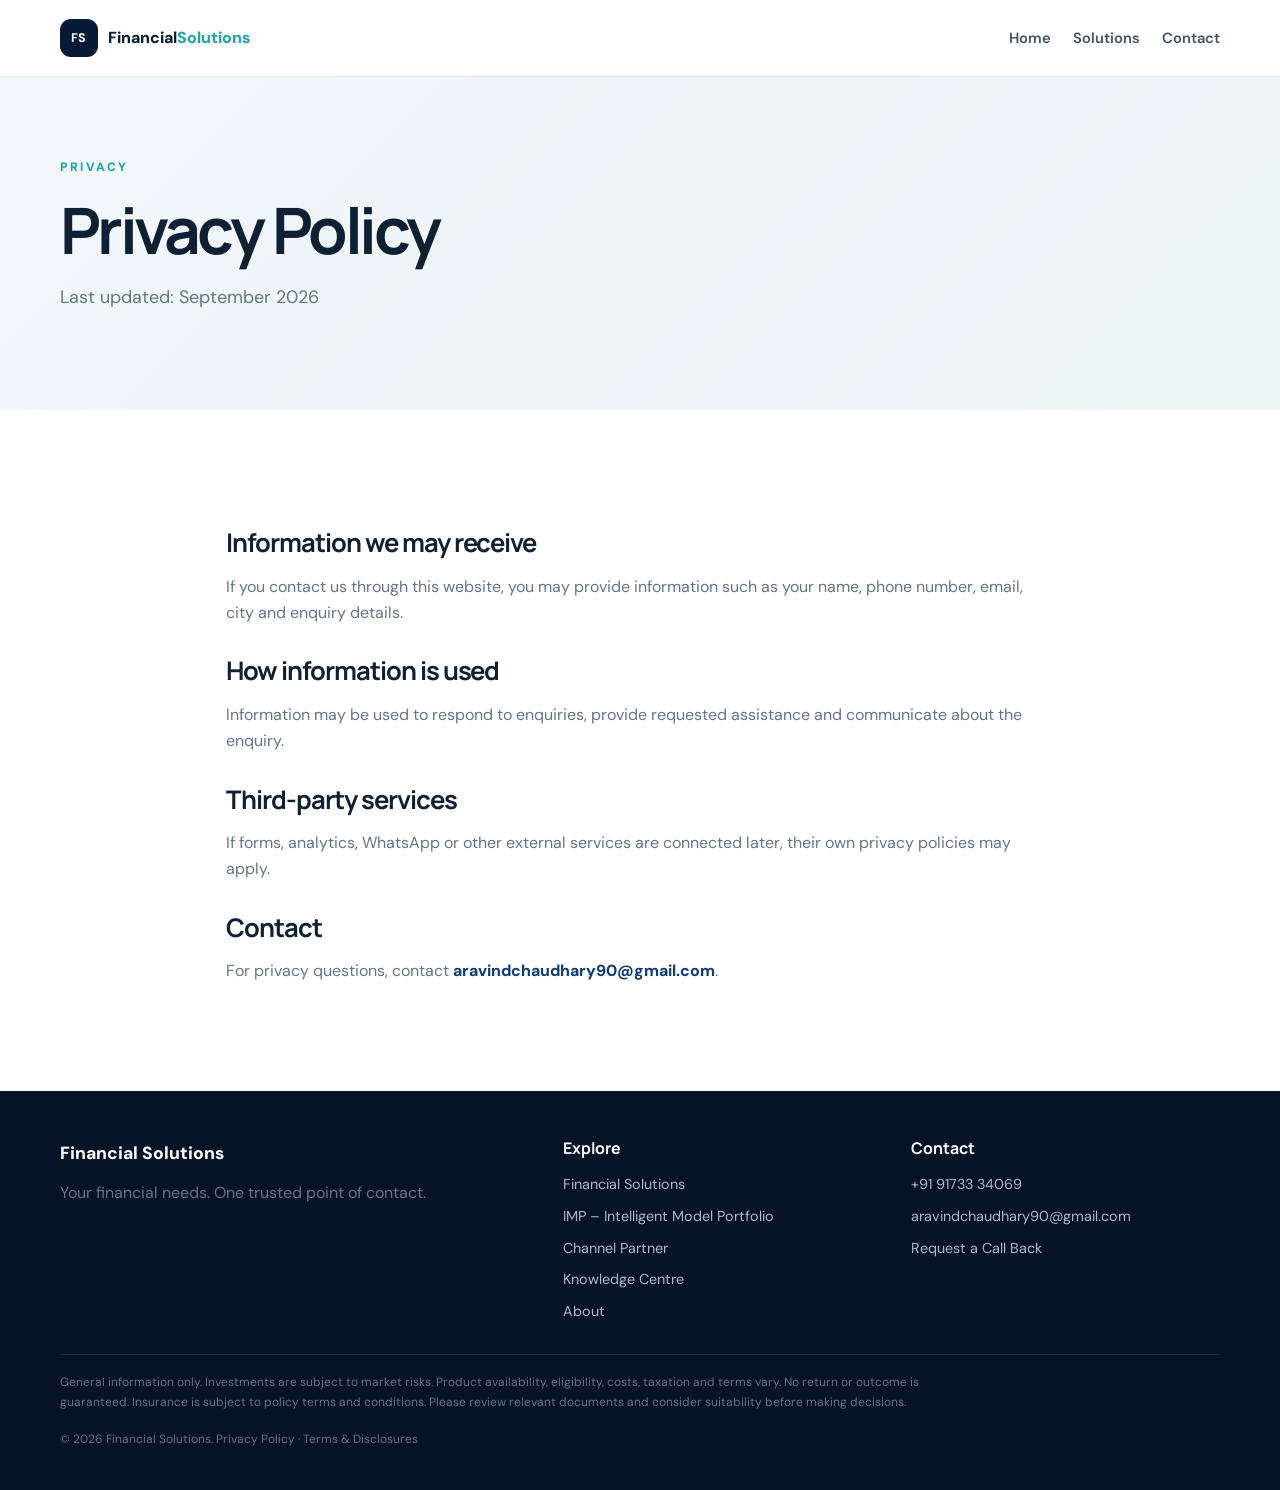
<file: privacy-policy.html>
<!DOCTYPE html><html lang="en"><head><meta charset="UTF-8"><meta name="viewport" content="width=device-width, initial-scale=1.0"><title>Privacy Policy | Financial Solutions</title><link rel="stylesheet" href="style.css"></head><body><header class="site-header"><nav class="nav container"><a class="brand" href="index.html"><span class="brand-mark">FS</span><span>Financial<span>Solutions</span></span></a><button class="menu-toggle">☰</button><div class="nav-links"><a href="index.html">Home</a><a href="solutions.html">Solutions</a><a href="contact.html">Contact</a></div></nav></header><main><section class="page-hero"><div class="container"><p class="eyebrow">PRIVACY</p><h1>Privacy Policy</h1><p>Last updated: September 2026</p></div></section><section class="section legal"><div class="container"><h2>Information we may receive</h2><p>If you contact us through this website, you may provide information such as your name, phone number, email, city and enquiry details.</p><h2>How information is used</h2><p>Information may be used to respond to enquiries, provide requested assistance and communicate about the enquiry.</p><h2>Third-party services</h2><p>If forms, analytics, WhatsApp or other external services are connected later, their own privacy policies may apply.</p><h2>Contact</h2><p>For privacy questions, contact <a href="mailto:aravindchaudhary90@gmail.com">aravindchaudhary90@gmail.com</a>.</p></div></section></main><footer id="footer"></footer><script src="script.js"></script></body></html>
</file>
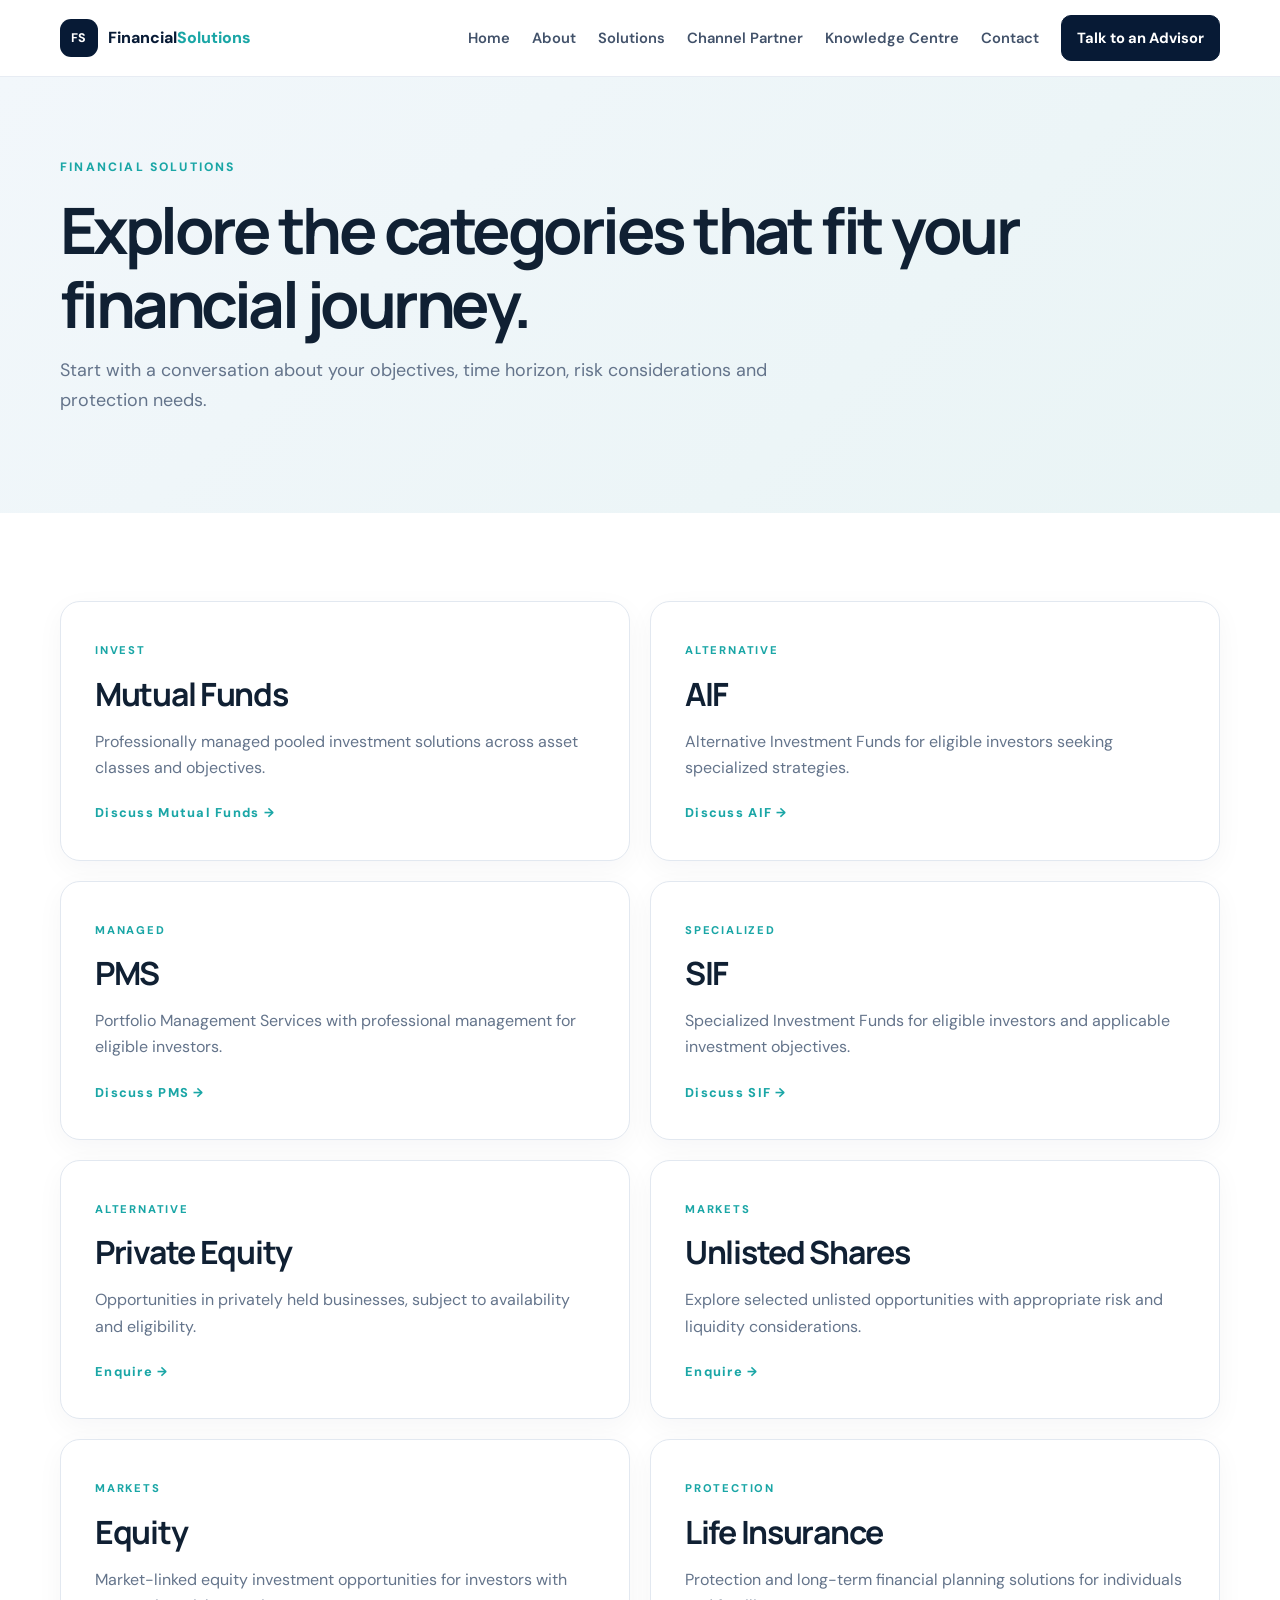
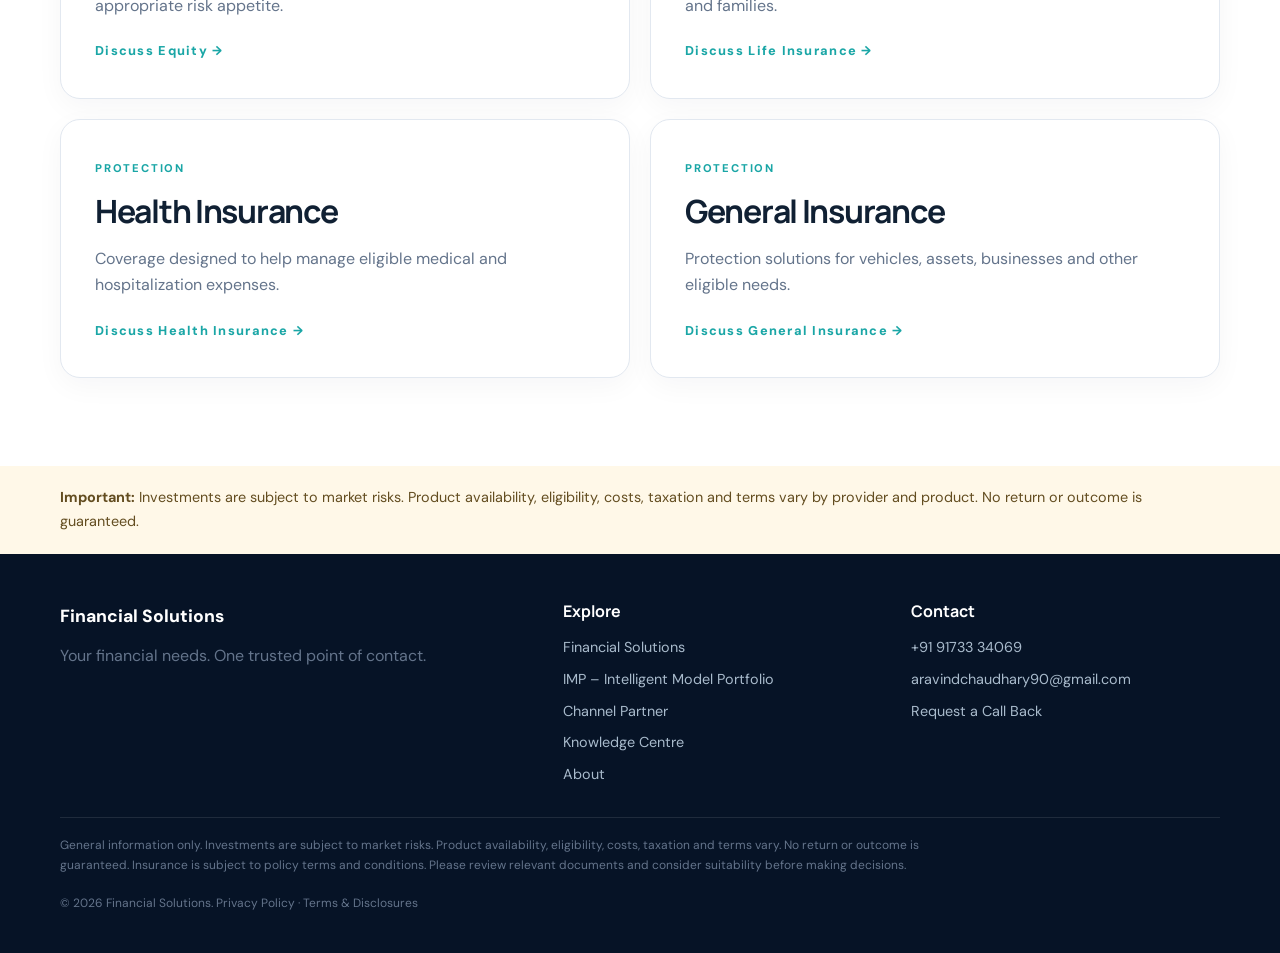
<file: solutions.html>
<!DOCTYPE html>
<html lang="en"><head><meta charset="UTF-8"><meta name="viewport" content="width=device-width, initial-scale=1.0"><meta name="description" content="Financial solutions including mutual funds, AIF, PMS, SIF, private equity, equity and insurance."><title>Financial Solutions | Explore Categories</title><link rel="stylesheet" href="style.css"></head>
<body><header class="site-header"><nav class="nav container"><a class="brand" href="index.html"><span class="brand-mark">FS</span><span>Financial<span>Solutions</span></span></a><button class="menu-toggle">☰</button><div class="nav-links"><a href="index.html">Home</a><a href="about.html">About</a><a class="active" href="solutions.html">Solutions</a><a href="channel-partner.html">Channel Partner</a><a href="knowledge-centre.html">Knowledge Centre</a><a href="contact.html">Contact</a><a class="btn btn-small" href="contact.html">Talk to an Advisor</a></div></nav></header>
<main><section class="page-hero"><div class="container"><p class="eyebrow">FINANCIAL SOLUTIONS</p><h1>Explore the categories that fit your financial journey.</h1><p>Start with a conversation about your objectives, time horizon, risk considerations and protection needs.</p></div></section>
<section class="section"><div class="container"><div class="large-card-grid">
<article class="large-card"><span class="tag">INVEST</span><h2>Mutual Funds</h2><p>Professionally managed pooled investment solutions across asset classes and objectives.</p><a href="contact.html">Discuss Mutual Funds →</a></article>
<article class="large-card"><span class="tag">ALTERNATIVE</span><h2>AIF</h2><p>Alternative Investment Funds for eligible investors seeking specialized strategies.</p><a href="contact.html">Discuss AIF →</a></article>
<article class="large-card"><span class="tag">MANAGED</span><h2>PMS</h2><p>Portfolio Management Services with professional management for eligible investors.</p><a href="contact.html">Discuss PMS →</a></article>
<article class="large-card"><span class="tag">SPECIALIZED</span><h2>SIF</h2><p>Specialized Investment Funds for eligible investors and applicable investment objectives.</p><a href="contact.html">Discuss SIF →</a></article>
<article class="large-card"><span class="tag">ALTERNATIVE</span><h2>Private Equity</h2><p>Opportunities in privately held businesses, subject to availability and eligibility.</p><a href="contact.html">Enquire →</a></article>
<article class="large-card"><span class="tag">MARKETS</span><h2>Unlisted Shares</h2><p>Explore selected unlisted opportunities with appropriate risk and liquidity considerations.</p><a href="contact.html">Enquire →</a></article>
<article class="large-card"><span class="tag">MARKETS</span><h2>Equity</h2><p>Market-linked equity investment opportunities for investors with appropriate risk appetite.</p><a href="contact.html">Discuss Equity →</a></article>
<article class="large-card"><span class="tag">PROTECTION</span><h2>Life Insurance</h2><p>Protection and long-term financial planning solutions for individuals and families.</p><a href="contact.html">Discuss Life Insurance →</a></article>
<article class="large-card"><span class="tag">PROTECTION</span><h2>Health Insurance</h2><p>Coverage designed to help manage eligible medical and hospitalization expenses.</p><a href="contact.html">Discuss Health Insurance →</a></article>
<article class="large-card"><span class="tag">PROTECTION</span><h2>General Insurance</h2><p>Protection solutions for vehicles, assets, businesses and other eligible needs.</p><a href="contact.html">Discuss General Insurance →</a></article>
</div></div></section>
<section class="risk-strip"><div class="container"><strong>Important:</strong> Investments are subject to market risks. Product availability, eligibility, costs, taxation and terms vary by provider and product. No return or outcome is guaranteed.</div></section></main><footer id="footer"></footer><script src="script.js"></script></body></html>
</file>
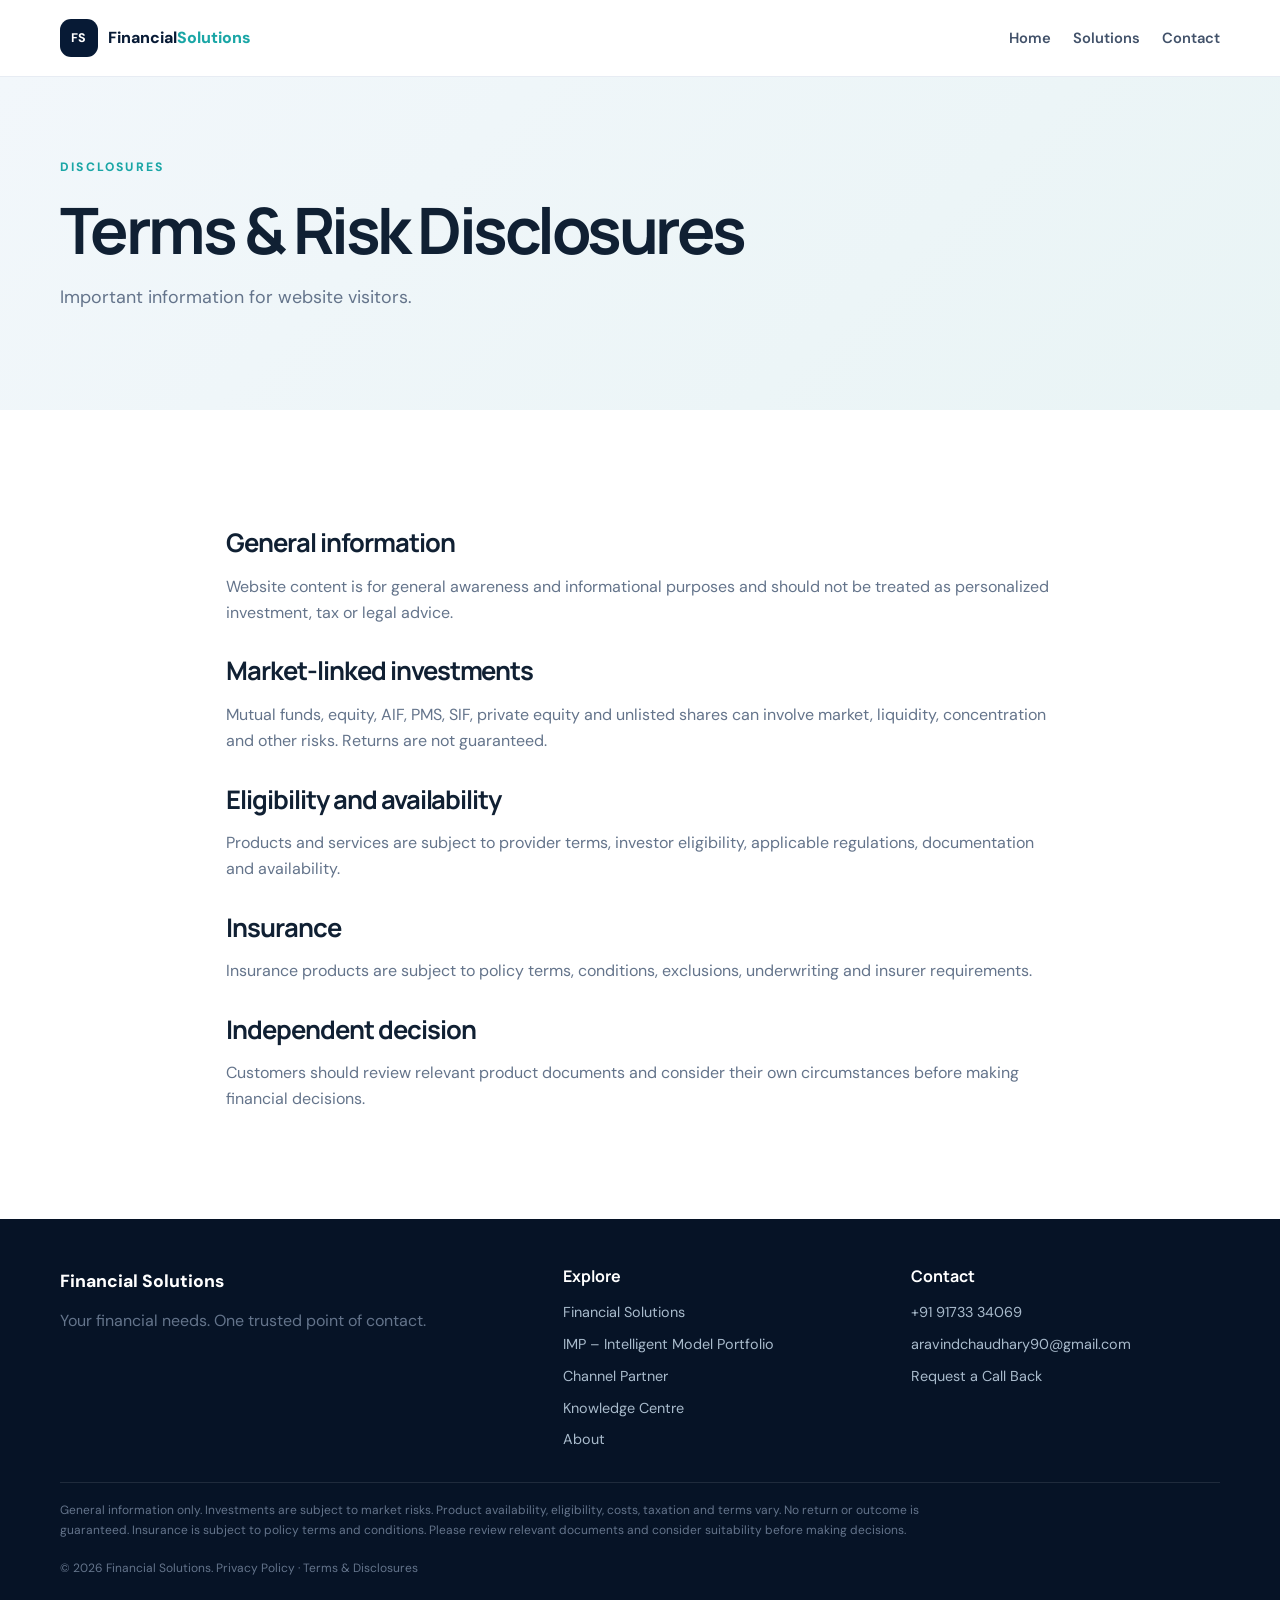
<file: terms.html>
<!DOCTYPE html><html lang="en"><head><meta charset="UTF-8"><meta name="viewport" content="width=device-width, initial-scale=1.0"><title>Terms & Disclosures | Financial Solutions</title><link rel="stylesheet" href="style.css"></head><body><header class="site-header"><nav class="nav container"><a class="brand" href="index.html"><span class="brand-mark">FS</span><span>Financial<span>Solutions</span></span></a><button class="menu-toggle">☰</button><div class="nav-links"><a href="index.html">Home</a><a href="solutions.html">Solutions</a><a href="contact.html">Contact</a></div></nav></header><main><section class="page-hero"><div class="container"><p class="eyebrow">DISCLOSURES</p><h1>Terms & Risk Disclosures</h1><p>Important information for website visitors.</p></div></section><section class="section legal"><div class="container"><h2>General information</h2><p>Website content is for general awareness and informational purposes and should not be treated as personalized investment, tax or legal advice.</p><h2>Market-linked investments</h2><p>Mutual funds, equity, AIF, PMS, SIF, private equity and unlisted shares can involve market, liquidity, concentration and other risks. Returns are not guaranteed.</p><h2>Eligibility and availability</h2><p>Products and services are subject to provider terms, investor eligibility, applicable regulations, documentation and availability.</p><h2>Insurance</h2><p>Insurance products are subject to policy terms, conditions, exclusions, underwriting and insurer requirements.</p><h2>Independent decision</h2><p>Customers should review relevant product documents and consider their own circumstances before making financial decisions.</p></div></section></main><footer id="footer"></footer><script src="script.js"></script></body></html>
</file>
<file: style.css>
@import url('https://fonts.googleapis.com/css2?family=DM+Sans:wght@400;500;600;700&family=Manrope:wght@600;700;800&display=swap');
:root{--navy:#071a35;--blue:#0c3b78;--teal:#1aa6a6;--gold:#d5ad62;--ink:#102033;--muted:#64748b;--soft:#f3f7fb;--white:#fff;--line:#e2e8f0;--shadow:0 18px 50px rgba(7,26,53,.09)}
*{box-sizing:border-box}html{scroll-behavior:smooth}body{margin:0;color:var(--ink);font-family:"DM Sans",Arial,sans-serif;line-height:1.65;background:#fff}h1,h2,h3{font-family:Manrope,Arial,sans-serif;line-height:1.15;margin:0 0 16px}h1{font-size:clamp(2.6rem,5vw,5rem);letter-spacing:-.055em}h2{font-size:clamp(2rem,3.5vw,3.2rem);letter-spacing:-.04em}h3{font-size:1.2rem}p{margin:0 0 18px;color:var(--muted)}a{color:inherit;text-decoration:none}.container{width:min(1160px,92%);margin:auto}.site-header{position:sticky;top:0;z-index:50;background:rgba(255,255,255,.94);backdrop-filter:blur(14px);border-bottom:1px solid rgba(226,232,240,.8)}.nav{height:76px;display:flex;align-items:center;justify-content:space-between}.brand{display:flex;align-items:center;gap:10px;font-weight:800;color:var(--navy)}.brand>span:last-child>span{color:var(--teal)}.brand-mark{width:38px;height:38px;border-radius:11px;background:var(--navy);color:white;display:grid;place-items:center;font-size:.78rem;letter-spacing:.04em}.nav-links{display:flex;align-items:center;gap:22px;font-size:.92rem;font-weight:600}.nav-links a:not(.btn){color:#42526a}.nav-links a:not(.btn):hover,.nav-links .active{color:var(--teal)}.btn{display:inline-flex;justify-content:center;align-items:center;background:var(--navy);color:white;border:1px solid var(--navy);padding:13px 21px;border-radius:10px;font-weight:700;cursor:pointer;transition:.2s}.btn:hover{transform:translateY(-2px);box-shadow:0 10px 25px rgba(7,26,53,.18)}.btn-small{padding:10px 15px}.btn-outline{background:transparent;color:var(--navy)}.btn-light{background:white;color:var(--navy);border-color:white}.menu-toggle{display:none;border:0;background:none;font-size:25px;color:var(--navy)}.hero{background:radial-gradient(circle at 75% 25%,#d9f5f3,transparent 25%),linear-gradient(135deg,#f7fbff,#eef5fb);padding:92px 0 80px;overflow:hidden}.hero-grid{display:grid;grid-template-columns:1.06fr .94fr;align-items:center;gap:70px}.eyebrow{font-size:.76rem;letter-spacing:.18em;font-weight:800;color:var(--teal);margin-bottom:16px}.eyebrow.light{color:#9ce5e0}.hero h1 span{color:var(--blue)}.hero-text{font-size:1.15rem;max-width:670px}.actions{display:flex;gap:12px;flex-wrap:wrap;margin:30px 0}.trust-row{display:flex;gap:20px;flex-wrap:wrap;font-size:.86rem;color:#506176}.hero-card{min-height:420px;border-radius:28px;background:linear-gradient(145deg,#071a35,#0b4a78);position:relative;overflow:hidden;box-shadow:var(--shadow);display:grid;place-items:center}.orb{position:absolute;border-radius:50%;filter:blur(1px);opacity:.45}.orb-one{width:260px;height:260px;background:#20c7bd;right:-80px;top:-70px}.orb-two{width:190px;height:190px;background:#d5ad62;left:-90px;bottom:-70px}.dashboard{position:relative;width:78%;background:rgba(255,255,255,.1);border:1px solid rgba(255,255,255,.22);border-radius:22px;padding:28px;color:white;backdrop-filter:blur(10px)}.mini-label{font-size:.7rem;letter-spacing:.15em;color:#a7c3d8}.dashboard-row{display:flex;justify-content:space-between;gap:20px;padding:19px 0;border-bottom:1px solid rgba(255,255,255,.15)}.dashboard-row span{color:#a9c4d9}.dashboard-row strong{font-size:.82rem;text-align:right}.progress{height:6px;background:rgba(255,255,255,.15);margin:25px 0 12px;border-radius:10px;overflow:hidden}.progress i{display:block;width:72%;height:100%;background:#59d7cf}.small-note{font-size:.72rem;color:#bfd1df}.section{padding:88px 0}.section-head{display:flex;align-items:end;justify-content:space-between;gap:30px;margin-bottom:38px}.centered{justify-content:center;text-align:center}.text-link{font-weight:700;color:var(--blue)}.card-grid{display:grid;grid-template-columns:repeat(3,1fr);gap:18px}.solution-card,.info-card,.article-card,.contact-card{border:1px solid var(--line);border-radius:18px;padding:27px;background:#fff;transition:.2s}.solution-card:hover,.article-card:hover{transform:translateY(-4px);box-shadow:var(--shadow)}.icon{width:46px;height:46px;border-radius:13px;background:#e6f6f5;color:var(--teal);display:grid;place-items:center;font-weight:800;margin-bottom:22px}.dark-section{background:var(--navy);color:white}.dark-section p{color:#bfd0e0}.split{display:grid;grid-template-columns:1fr 1fr;gap:70px;align-items:center}.dark-section h2{max-width:600px}.cta-section{background:linear-gradient(120deg,#0a416f,#0d7b80);color:white;padding:55px 0}.cta{display:flex;justify-content:space-between;align-items:center;gap:30px}.cta p{color:#cce2e7}.steps{display:grid;grid-template-columns:repeat(4,1fr);gap:20px}.step{padding:24px;border-top:3px solid var(--teal)}.step b{color:var(--teal);font-size:.8rem}.page-hero{padding:80px 0;background:linear-gradient(135deg,#f2f7fb,#e9f4f5)}.page-hero p:last-child{font-size:1.12rem;max-width:760px}.large-card-grid{display:grid;grid-template-columns:repeat(2,1fr);gap:20px}.large-card{padding:34px;border:1px solid var(--line);border-radius:20px;background:white;box-shadow:0 8px 28px rgba(7,26,53,.04)}.large-card a,.article-card span{color:var(--teal);font-weight:800;font-size:.8rem;letter-spacing:.1em}.tag{font-size:.7rem;color:var(--teal);letter-spacing:.16em;font-weight:800}.large-card h2{font-size:2rem;margin-top:13px}.risk-strip{background:#fff8e8;padding:20px 0;color:#634d20;font-size:.9rem}.soft{background:var(--soft)}.pill-list{display:flex;flex-wrap:wrap;gap:12px}.pill-list span{padding:12px 18px;border-radius:30px;background:white;border:1px solid var(--line);font-weight:700}.benefits>div{border-bottom:1px solid var(--line);padding:20px 0}.benefits b{color:var(--teal)}.form-card{background:white;border:1px solid var(--line);border-radius:22px;padding:30px;box-shadow:var(--shadow)}form{display:grid;gap:15px}label{display:grid;gap:6px;font-size:.88rem;font-weight:700;color:#334155}input,select,textarea{font:inherit;width:100%;border:1px solid #d7e0e9;border-radius:9px;padding:12px 13px;color:var(--ink);background:white}input:focus,select:focus,textarea:focus{outline:2px solid #b9e9e5;border-color:var(--teal)}.form-note{font-size:.75rem}.article-grid{display:grid;grid-template-columns:repeat(3,1fr);gap:20px}.article-card span{display:block;margin-bottom:15px}.contact-grid{display:grid;grid-template-columns:.8fr 1.2fr;gap:50px}.contact-card{margin-bottom:14px}.contact-icon{font-size:1.4rem;color:var(--teal)}.contact-card a{font-weight:700;color:var(--blue)}.whatsapp{display:block;text-align:center;background:#e8f7ef;color:#147542;padding:13px;border-radius:10px;font-weight:800}.legal{max-width:900px;margin:auto}.legal h2{font-size:1.6rem;margin-top:30px}.legal a{color:var(--blue);font-weight:700}footer{background:#061326;color:#a9bbcc;padding:48px 0 22px}.footer-grid{display:grid;grid-template-columns:1.5fr 1fr 1fr;gap:40px}.footer-brand{color:white;font-weight:800;font-size:1.1rem}.footer-grid h3{color:white;font-size:1rem}.footer-links{display:grid;gap:8px;font-size:.9rem}.footer-bottom{border-top:1px solid rgba(255,255,255,.1);margin-top:30px;padding-top:18px;font-size:.75rem}.footer-disclaimer{max-width:900px}.toast{position:fixed;right:20px;bottom:20px;background:var(--navy);color:#fff;padding:15px 18px;border-radius:10px;box-shadow:var(--shadow);z-index:100}
@media(max-width:900px){.nav-links{display:none;position:absolute;top:76px;left:0;right:0;background:white;padding:20px;box-shadow:0 15px 30px rgba(0,0,0,.08);flex-direction:column;align-items:stretch}.nav-links.open{display:flex}.menu-toggle{display:block}.hero-grid,.split,.contact-grid{grid-template-columns:1fr}.hero{padding-top:65px}.card-grid,.article-grid{grid-template-columns:repeat(2,1fr)}.steps{grid-template-columns:repeat(2,1fr)}.cta{align-items:flex-start;flex-direction:column}.footer-grid{grid-template-columns:1fr 1fr}}
@media(max-width:600px){h1{font-size:2.65rem}.section{padding:62px 0}.hero-card{min-height:350px}.dashboard{width:88%}.card-grid,.large-card-grid,.article-grid,.steps,.footer-grid{grid-template-columns:1fr}.section-head{align-items:flex-start;flex-direction:column}.nav{height:68px}.nav-links{top:68px}.page-hero{padding:60px 0}.actions .btn{width:100%}.trust-row{display:grid;gap:7px}}

/* IMP — Intelligent Model Portfolio */
.btn-gold{background:linear-gradient(135deg,#e8c66f,#b88725);color:#071a35;border-color:#e8c66f}
.imp-hero{padding:88px 0 78px;background:radial-gradient(circle at 75% 25%,rgba(213,173,98,.22),transparent 28%),linear-gradient(135deg,#06152d,#0a416f);color:#fff;overflow:hidden}
.imp-hero-grid{display:grid;grid-template-columns:1.1fr .9fr;gap:60px;align-items:center}
.imp-hero h1{font-size:clamp(2.7rem,5vw,5rem);max-width:760px}
.imp-hero h1,.imp-lead{color:#fff}.imp-lead{font-size:1.12rem;max-width:700px;color:#d7e4ee}
.imp-mini-note{font-size:.78rem;color:#a9c1d4;margin-top:18px}
.imp-logo-text{font-family:Manrope,Arial,sans-serif;font-weight:800;font-size:clamp(4rem,9vw,7rem);line-height:.9;letter-spacing:-.07em;color:#e9c45f;text-shadow:0 7px 30px rgba(0,0,0,.3);margin-bottom:12px}
.imp-logo-text span{font-size:.42em;vertical-align:top;margin-left:7px}
.imp-hero-card{min-height:430px;border:1px solid rgba(255,255,255,.2);border-radius:28px;background:linear-gradient(145deg,rgba(255,255,255,.12),rgba(255,255,255,.04));position:relative;overflow:hidden;padding:28px;display:flex;flex-direction:column;justify-content:end;box-shadow:0 25px 70px rgba(0,0,0,.25)}
.imp-glow{position:absolute;width:320px;height:320px;border-radius:50%;right:-100px;top:-100px;background:rgba(213,173,98,.28);filter:blur(12px)}
.imp-chart{height:270px;position:relative;border-bottom:1px solid rgba(255,255,255,.25);border-left:1px solid rgba(255,255,255,.15);margin:25px 15px 20px;background:repeating-linear-gradient(to top,transparent 0 52px,rgba(255,255,255,.08) 53px 54px)}
.chart-line{position:absolute;left:4%;bottom:8%;width:88%;height:82%;background:linear-gradient(145deg,transparent 0 32%,rgba(232,198,111,.08) 33% 100%);clip-path:polygon(0 90%,15% 77%,28% 82%,42% 55%,57% 64%,70% 37%,82% 44%,100% 7%,100% 13%,82% 52%,70% 45%,57% 72%,42% 63%,28% 90%,15% 85%,0 98%)}
.chart-dot{position:absolute;width:12px;height:12px;background:#e8c66f;border-radius:50%;box-shadow:0 0 18px rgba(232,198,111,.7)}
.d1{left:39%;bottom:53%}.d2{left:68%;bottom:35%}.d3{right:2%;bottom:86%}
.chart-label{position:absolute;font-size:.7rem;color:#cbd9e5}.l1{left:4%;bottom:-28px}.l2{left:47%;bottom:-28px}.l3{right:0;bottom:-28px}
.imp-hero-stat{display:flex;justify-content:space-between;gap:20px;border-top:1px solid rgba(255,255,255,.18);padding-top:18px;font-size:.75rem;color:#adc1d2}.imp-hero-stat strong{color:#f0ce72;text-align:right}
.imp-principles{background:#061326;color:#fff;border-top:1px solid rgba(255,255,255,.1);border-bottom:1px solid rgba(255,255,255,.1)}
.imp-principle-grid{display:grid;grid-template-columns:repeat(4,1fr)}
.imp-principle-grid>div{padding:30px 25px;border-right:1px solid rgba(255,255,255,.12)}.imp-principle-grid>div:last-child{border-right:0}
.imp-principle-grid span{color:#e8c66f;font-weight:800;font-size:.75rem;letter-spacing:.15em}.imp-principle-grid h3{color:#fff;margin:9px 0}.imp-principle-grid p{color:#aebfd0;font-size:.9rem}
.imp-highlight{display:grid;grid-template-columns:1fr auto;gap:25px;align-items:center;padding:26px 30px;margin-bottom:22px;border-radius:20px;background:linear-gradient(120deg,#061a35,#0b5060);color:#fff;box-shadow:var(--shadow)}
.imp-highlight>div:first-child span{display:block;color:#e8c66f;font-size:.72rem;font-weight:800;letter-spacing:.16em}.imp-highlight strong{display:block;font-size:1.1rem;margin:5px 0 3px}.imp-highlight b{display:block;font-size:2.5rem;color:#fff}.imp-highlight em{display:block;color:#9fdedb;font-style:normal;font-size:.8rem}.imp-highlight small{display:block;color:#b8cbd8;margin-top:8px}.imp-highlight-badge{font-family:Manrope,Arial,sans-serif;font-size:3.6rem;font-weight:800;color:#e8c66f;text-align:right}.imp-highlight-badge span{display:block;font-family:"DM Sans",Arial,sans-serif;font-size:.7rem;color:#fff;letter-spacing:.14em}
.imp-client-grid{display:grid;grid-template-columns:repeat(5,1fr);gap:14px}.imp-client-card{border:1px solid var(--line);border-radius:18px;overflow:hidden;background:#fff;box-shadow:0 8px 28px rgba(7,26,53,.05)}.imp-client-card.featured{border-color:#d5ad62;box-shadow:0 12px 35px rgba(213,173,98,.18)}
.client-top{background:#0b5b46;color:#fff;padding:13px 14px;display:flex;justify-content:space-between;gap:8px;align-items:center}.client-top span{font-weight:800;font-size:.88rem}.client-top small{font-size:.62rem;text-align:right;color:#d6ebe4}
.client-row{padding:14px;border-bottom:1px solid var(--line);display:flex;flex-direction:column;gap:2px}.client-row span{font-size:.67rem;color:var(--muted);text-transform:uppercase;letter-spacing:.06em}.client-row strong{font-size:1.03rem;color:var(--ink)}
.return-box{margin:14px;background:#062f24;border-radius:12px;padding:13px;color:#fff;text-align:center}.return-box span{display:block;font-size:.68rem;color:#b9d6ca;text-transform:uppercase}.return-box strong{display:block;font-size:1.55rem;color:#8fe55a;margin-top:3px}
.imp-disclosure{margin-top:22px;padding:16px 18px;border-radius:12px;background:#fff8e8;color:#6a5525;font-size:.78rem;line-height:1.55}.imp-disclosure strong{color:#4f3b12}
.imp-benefit-grid{grid-template-columns:repeat(3,1fr)}
.imp-cta{padding:72px 0;background:linear-gradient(120deg,#061326,#075b57);color:#fff}.imp-cta-grid{display:grid;grid-template-columns:1.15fr .85fr;gap:50px;align-items:center}.imp-cta h2{color:#fff}.imp-cta p:not(.eyebrow){color:#bdd1dc}.imp-contact-box{border:1px solid rgba(255,255,255,.18);border-radius:20px;padding:28px;background:rgba(255,255,255,.08);display:grid;gap:12px}.imp-phone{font-family:Manrope,Arial,sans-serif;font-size:1.7rem;color:#f0ce72;font-weight:800;text-align:center}.imp-home-feature{background:linear-gradient(135deg,#f5fafc,#edf8f5)}.imp-home-grid{display:grid;grid-template-columns:1fr .9fr;gap:50px;align-items:center}.imp-home-grid h2{max-width:600px}.imp-mini-stats{display:flex;gap:18px;flex-wrap:wrap;margin:22px 0}.imp-mini-stats span{padding:12px 15px;border-radius:12px;background:#fff;border:1px solid var(--line);font-size:.78rem;color:var(--muted)}.imp-mini-stats strong{display:block;color:#0b6a50;font-size:1.2rem}.imp-home-card{background:linear-gradient(145deg,#061a35,#0b5b46);border-radius:22px;padding:32px;color:#fff;box-shadow:var(--shadow)}.imp-home-card span{font-size:.7rem;letter-spacing:.15em;color:#9fe3db;font-weight:800}.imp-home-card strong{display:block;font-family:Manrope,Arial,sans-serif;font-size:2.25rem;margin:12px 0;color:#fff}.imp-home-card b{display:block;font-size:1.35rem;color:#e8c66f}.imp-home-card small{display:block;color:#b9cbd7;margin-top:12px}
@media (max-width: 980px){.imp-hero-grid,.imp-cta-grid,.imp-home-grid{grid-template-columns:1fr}.imp-principle-grid{grid-template-columns:repeat(2,1fr)}.imp-principle-grid>div:nth-child(2){border-right:0}.imp-principle-grid>div:nth-child(-n+2){border-bottom:1px solid rgba(255,255,255,.12)}.imp-client-grid{grid-template-columns:repeat(2,1fr)}.imp-client-card.featured{grid-column:1/-1}.imp-highlight{grid-template-columns:1fr}.imp-highlight-badge{text-align:left}}
@media (max-width: 680px){.imp-hero{padding:60px 0}.imp-hero-card{min-height:350px}.imp-chart{height:210px}.imp-principle-grid{grid-template-columns:1fr}.imp-principle-grid>div{border-right:0!important;border-bottom:1px solid rgba(255,255,255,.12)}.imp-principle-grid>div:last-child{border-bottom:0}.imp-client-grid{grid-template-columns:1fr}.imp-client-card.featured{grid-column:auto}.imp-highlight{padding:22px}.imp-highlight b{font-size:2rem}.imp-highlight-badge{font-size:2.8rem}.imp-home-card strong{font-size:1.8rem}.imp-hero .actions .btn{width:100%}}
</file>
